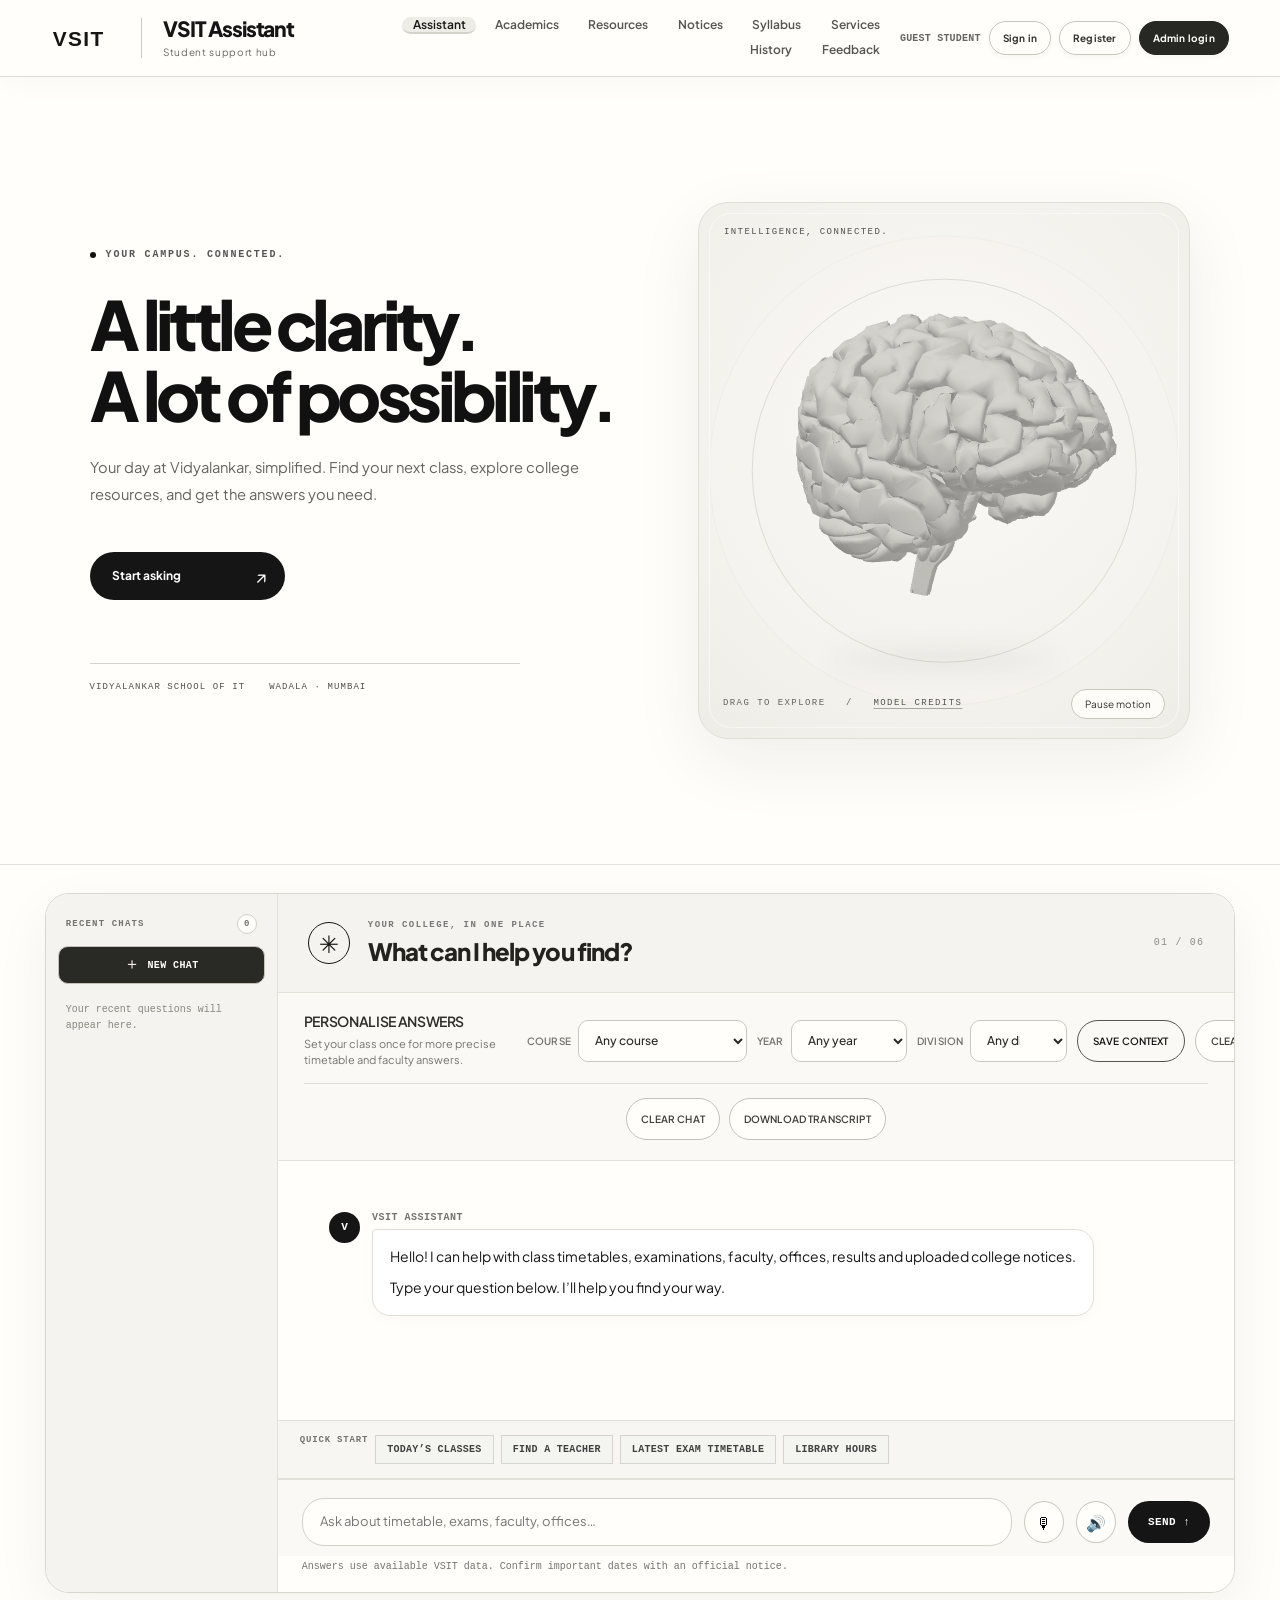
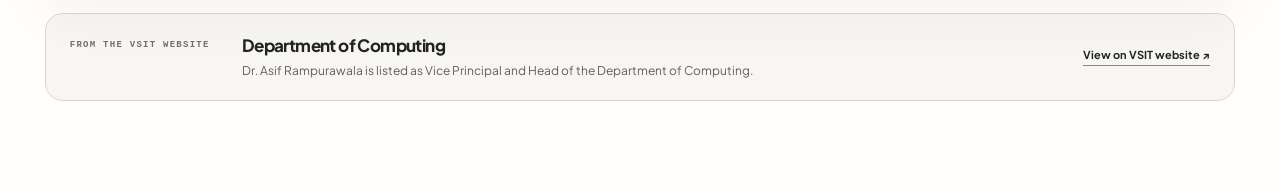
<file: frontend/index.html>
<!doctype html>
<html lang="en">
<head>
    <meta charset="utf-8">
    <meta name="viewport" content="width=device-width, initial-scale=1">
    <meta name="description" content="VSIT Student Assistant for timetables, academics, faculty, offices and college documents.">
    <title>VSIT Student Assistant</title>
    <link rel="icon" href="favicon.svg" type="image/svg+xml">
    <link rel="alternate icon" href="favicon.svg">
    <link rel="preconnect" href="https://fonts.googleapis.com">
    <link rel="preconnect" href="https://fonts.gstatic.com" crossorigin>
    <link href="https://fonts.googleapis.com/css2?family=Cinzel:wght@500;700;800&family=Plus+Jakarta+Sans:wght@300;400;500;600;700&display=swap" rel="stylesheet">
    <link rel="stylesheet" href="style.css">
    <link rel="stylesheet" href="campus.css">
    <link rel="stylesheet" href="polish.css?v=timetable-layout-20261028">
</head>
<body>
    <div class="app-shell" data-current-view="assistant">
        <aside class="sidebar">
            <a class="brand" href="/" aria-label="VSIT Student Assistant home">
                <span class="brand-mark" aria-hidden="true">
                    <svg viewBox="0 0 92 36" role="img" aria-label="VSIT">
                        <text x="2" y="27">VSIT</text>
                    </svg>
                </span>
            </a>
            <div class="brand-title"><strong>VSIT Assistant</strong><small>Student support hub</small></div>
            <nav aria-label="Primary navigation">
                <button class="nav-item active" data-view="assistant" aria-current="page"><span>✦</span> Assistant</button>
                <button class="nav-item" data-view="academics"><span>▣</span> Academics</button>
                <button class="nav-item" data-view="resources"><span>◫</span> Resources</button>
                <button class="nav-item" data-view="notices"><span>▤</span> Notices</button>
                <button class="nav-item" data-view="syllabus"><span>≡</span> Syllabus</button>
                <button class="nav-item" data-view="services"><span>◎</span> Services</button>
                <button class="nav-item" data-view="history"><span>↺</span> History</button>
                <button class="nav-item" data-view="feedback"><span>✎</span> Feedback</button>
            </nav>
            <div class="student-account" aria-live="polite">
                <span id="student-account-label">Guest student</span>
                <button type="button" class="account-button" id="student-login-button">Sign in</button>
                <button type="button" class="account-button" id="student-register-button">Register</button>
                <button type="button" class="account-button" id="student-logout-button" hidden>Log out</button>
                <a class="account-button admin-login-link" href="/admin">Admin login</a>
            </div>
            <div class="sidebar-footer">
                <p>Vidyalankar School of Information Technology</p>
                <a href="/admin">Administrator login</a>
            </div>
        </aside>

        <main class="main-content">
            <header class="topbar campus-hero">
                <div class="hero-copy">
                    <p class="eyebrow"><span class="live-dot"></span> YOUR CAMPUS. CONNECTED.</p>
                    <h1 id="page-title">A little clarity.<br>A lot of possibility.</h1>
                    <p class="hero-description">Your day at Vidyalankar, simplified. Find your next class, explore college resources, and get the answers you need.</p>
                    <a class="hero-cta" href="#user-input">Start asking <span aria-hidden="true">↗</span></a>
                    <div class="hero-footer"><span>VIDYALANKAR SCHOOL OF IT</span><span>WADALA · MUMBAI</span></div>
                </div>
                <div class="campus-art">
                    <div class="art-grid"></div>
                    <canvas id="neural-brain" aria-hidden="true"></canvas>
                    <span class="art-label art-label-top">INTELLIGENCE, CONNECTED.</span>
                    <div class="art-shadow"></div>
                    <div class="model-frame-footer">
                        <span class="art-label art-label-bottom">DRAG TO EXPLORE &nbsp; / &nbsp; <a href="assets/brain/CREDITS.txt" target="_blank" rel="noopener">MODEL CREDITS</a></span>
                        <button type="button" id="motion-toggle" class="motion-toggle" aria-pressed="false">Pause motion</button>
                    </div>
                </div>
            </header>

            <section class="view active" id="assistant-view" aria-labelledby="page-title">
                <div class="chat-panel">
                    <aside class="conversation-rail" aria-label="Recent chats">
                        <div class="conversation-rail-heading"><span>RECENT CHATS</span><span class="conversation-count" id="conversation-count">0</span></div>
                        <button type="button" class="new-chat-button" id="new-chat"><span aria-hidden="true">＋</span> New chat</button>
                        <div class="conversation-list" id="conversation-list" aria-live="polite"></div>
                    </aside>
                    <div class="chat-session">
                        <div class="chat-heading"><span class="chat-heading-mark" aria-hidden="true">✳</span><div><p class="eyebrow">YOUR COLLEGE, IN ONE PLACE</p><h2>What can I help you find?</h2></div><span class="chat-heading-index" aria-hidden="true">01 / 06</span></div>
                        <div class="assistant-tools">
                            <div class="context-intro"><span class="tool-label">PERSONALISE ANSWERS</span><p>Set your class once for more precise timetable and faculty answers.</p></div>
                            <form class="student-context-form" id="student-context-form">
                                <label><span>Course</span><select id="student-course" name="course"><option value="">Any course</option><option value="B.Sc. Information Technology">B.Sc. Information Technology</option><option value="BBA">BBA</option><option value="BAF">BAF</option></select></label>
                                <label><span>Year</span><select id="student-year" name="year"><option value="">Any year</option><option value="FYIT">First year (FYIT)</option><option value="SYIT">Second year (SYIT)</option><option value="TYIT">Third year (TYIT)</option></select></label>
                                <label><span>Division</span><select id="student-division" name="division"><option value="">Any division</option><option value="A">A</option><option value="B">B</option><option value="C">C</option><option value="D">D</option><option value="E">E</option><option value="F">F</option></select></label>
                                <button class="secondary-button" type="submit">Save context</button>
                                <button class="text-button context-clear-button" id="clear-context" type="button">Clear context</button>
                            </form>
                            <div class="assistant-actions" aria-label="Conversation tools">
                                <button class="text-button" type="button" id="clear-chat">Clear chat</button>
                                <button class="text-button" type="button" id="download-transcript">Download transcript</button>
                            </div>
                        </div>
                        <div class="chat-messages" id="chat-messages" aria-live="polite" aria-label="Conversation">
                            <article class="message assistant-message">
                                <div class="avatar" aria-hidden="true">V</div>
                                <div>
                                    <p class="message-author">VSIT Assistant</p>
                                    <div class="message-bubble">
                                        <p>Hello! I can help with class timetables, examinations, faculty, offices, results and uploaded college notices.</p>
                                        <p>Type your question below. I’ll help you find your way.</p>
                                    </div>
                                </div>
                            </article>
                        </div>
                        <div class="quick-prompts" id="quick-prompts" aria-label="Suggested questions">
                            <span class="tool-label">QUICK START</span>
                            <button type="button" data-question="What classes do I have today?" data-use-context="true">Today’s classes</button>
                            <button type="button" data-question="Who teaches IOT for my class?" data-use-context="true">Find a teacher</button>
                            <button type="button" data-question="Where can I find the latest exam timetable?">Latest exam timetable</button>
                            <button type="button" data-question="Where is the library and what are its hours?">Library hours</button>
                        </div>
                        <div class="recent-question-strip" id="recent-questions" aria-live="polite" hidden></div>

                        <form class="composer" id="chat-form">
                            <label class="sr-only" for="user-input">Ask the VSIT assistant</label>
                            <textarea id="user-input" aria-label="Ask the VSIT assistant" maxlength="4000" rows="1" placeholder="Ask about timetable, exams, faculty, offices…" required></textarea>
                            <button type="button" class="icon-button" id="voice-button" aria-label="Start voice input" title="Voice input">🎙</button>
                            <button type="button" class="icon-button" id="speech-toggle" aria-label="Read the latest answer aloud" title="Read answer aloud">🔊</button>
                            <button type="button" class="icon-button speech-control" id="speech-pause" aria-label="Pause answer playback" title="Pause answer playback" hidden>⏸</button>
                            <button type="submit" class="send-button" id="send-button">Send <span aria-hidden="true">↑</span></button>
                        </form>
                        <p class="composer-note" id="chat-status" aria-live="polite">Answers use available VSIT data. Confirm important dates with an official notice.</p>
                    </div>
                </div>
                <article class="official-sample"><span class="official-sample-label">FROM THE VSIT WEBSITE</span><div><h3>Department of Computing</h3><p>Dr. Asif Rampurawala is listed as Vice Principal and Head of the Department of Computing.</p></div><a href="https://vsit.edu.in/msc-cs-cybersecurity/" target="_blank" rel="noopener noreferrer">View on VSIT website <span aria-hidden="true">↗</span></a></article>
            </section>

            <section class="view" id="academics-view" aria-labelledby="academics-heading" hidden>
                <div class="section-heading">
                    <div><p class="eyebrow">ACADEMIC CALENDAR</p><h2 id="academics-heading">Published academic dates</h2></div>
                    <button class="secondary-button" id="refresh-academics">Refresh</button>
                </div>
                <article class="official-sample"><span class="official-sample-label">FROM THE VSIT WEBSITE</span><div><h3>Examination updates</h3><p>VSIT publishes regular and ATKT exam timetable notices on its News Update page. Check the latest notice for your semester.</p></div><a href="https://vsit.edu.in/news-update/" target="_blank" rel="noopener noreferrer">View on VSIT website <span aria-hidden="true">↗</span></a></article>
                <form class="filter-bar" id="academic-filters">
                    <label>Course<input name="course" placeholder="e.g. BSc IT"></label>
                    <label>Semester<input name="semester" placeholder="e.g. 4"></label>
                    <label>Type<select name="event_type"><option value="">All events</option><option value="examination">Examinations</option><option value="deadline">Deadlines</option><option value="holiday">Holidays</option><option value="notice">Notices</option></select></label>
                    <button class="primary-button" type="submit">Apply filters</button>
                </form>
                <div class="card-grid" id="academic-list" aria-live="polite"></div>
            </section>

            <section class="view" id="resources-view" aria-labelledby="resources-heading" hidden>
                <div class="section-heading">
                    <div><p class="eyebrow">COLLEGE KNOWLEDGE</p><h2 id="resources-heading">Notices and documents</h2></div>
                </div>
                <article class="official-sample"><span class="official-sample-label">FROM THE VSIT WEBSITE</span><div><h3>Programme brochures</h3><p>VSIT provides downloadable brochures for B.Sc. IT, M.Sc. IT, BBA, BAF, and other programmes.</p></div><a href="https://vsit.edu.in/prog-brochures/" target="_blank" rel="noopener noreferrer">View on VSIT website <span aria-hidden="true">↗</span></a></article>
                <form class="resource-search" id="resource-search-form">
                    <label class="sr-only" for="resource-query">Search VSIT resources and documents</label>
                    <input id="resource-query" placeholder="Search VSIT resources and documents" required>
                    <button class="primary-button" type="submit">Search</button>
                </form>
                <div id="resource-results" class="search-results" aria-live="polite"></div>
                <h3 class="subheading">Official resources and documents</h3>
                <div class="card-grid" id="document-list"></div>
            </section>

            <section class="view" id="notices-view" aria-labelledby="notices-heading" hidden>
                <div class="section-heading"><div><p class="eyebrow">OFFICIAL UPDATES</p><h2 id="notices-heading">Notices and circulars</h2></div></div>
                <article class="official-sample"><span class="official-sample-label">FROM THE VSIT WEBSITE</span><div><h3>Academic Bank of Credits notice</h3><p>The official News Update page includes a notice about filling Academic Bank of Credits details.</p></div><a href="https://vsit.edu.in/news-update/" target="_blank" rel="noopener noreferrer">View on VSIT website <span aria-hidden="true">↗</span></a></article>
                <div class="card-grid topic-list" data-topic="notice"></div>
            </section>

            <section class="view" id="syllabus-view" aria-labelledby="syllabus-heading" hidden>
                <div class="section-heading"><div><p class="eyebrow">ACADEMIC PROGRAMMES</p><h2 id="syllabus-heading">Syllabus and courses</h2></div></div>
                <article class="official-sample"><span class="official-sample-label">FROM THE VSIT WEBSITE</span><div><h3>B.Sc. IT · 2026–27 syllabus</h3><p>Semester 1 includes Introduction to Programming, Discrete Mathematics, and Web Programming.</p></div><a href="https://vsit.edu.in/syllabus-b-sc-it/" target="_blank" rel="noopener noreferrer">View on VSIT website <span aria-hidden="true">↗</span></a></article>
                <div class="card-grid topic-list" data-topic="syllabus"></div>
            </section>

            <section class="view" id="services-view" aria-labelledby="services-heading" hidden>
                <div class="section-heading"><div><p class="eyebrow">STUDENT SUPPORT</p><h2 id="services-heading">Student services</h2></div></div>
                <article class="official-sample"><span class="official-sample-label">FROM THE VSIT WEBSITE</span><div><h3>Library</h3><p>The reading room is open Monday to Saturday, 8:00 AM–4:30 PM. The X Block library is open 8:00 AM–5:30 PM for circulation and reference.</p></div><a href="https://vsit.edu.in/library/" target="_blank" rel="noopener noreferrer">View on VSIT website <span aria-hidden="true">↗</span></a></article>
                <div class="card-grid topic-list" data-topic="service"></div>
            </section>

            <section class="view" id="history-view" aria-labelledby="history-heading" hidden>
                <div class="section-heading"><div><p class="eyebrow">YOUR QUESTIONS</p><h2 id="history-heading">Chat history</h2></div><button class="secondary-button" id="history-clear" type="button">Clear history</button></div>
                <p class="section-intro">Your recent conversations are stored in this browser so you can return to useful answers.</p>
                <div class="history-list" id="history-list" aria-live="polite"></div>
            </section>

            <section class="view" id="feedback-view" aria-labelledby="feedback-heading" hidden>
                <div class="section-heading"><div><p class="eyebrow">STUDENT VOICE</p><h2 id="feedback-heading">Share feedback</h2></div></div>
                <article class="feedback-card" id="feedback-login-prompt">
                    <h3>Help us improve the assistant</h3>
                    <p>Sign in to send feedback about the answers, resources, or student experience.</p>
                    <button type="button" class="primary-button" id="feedback-login-action">Sign in to give feedback</button>
                </article>
                <form class="feedback-card stack-form" id="feedback-form" hidden>
                    <label>Rating<select name="rating" required><option value="5">5 · Excellent</option><option value="4">4 · Good</option><option value="3">3 · Okay</option><option value="2">2 · Needs work</option><option value="1">1 · Poor</option></select></label>
                    <label>What should we know?<textarea name="message" rows="5" minlength="5" maxlength="2000" required placeholder="Tell us what worked or what should change."></textarea></label>
                    <label>Related area (optional)<input name="context" maxlength="80" placeholder="e.g. academics, timetable, resources"></label>
                    <div class="form-actions"><button class="primary-button" type="submit">Send feedback</button><p class="status-message" id="feedback-status" aria-live="polite"></p></div>
                </form>
            </section>
        </main>
    </div>
    <dialog id="student-auth-dialog" class="student-auth-dialog">
        <form method="dialog" class="auth-dialog-card" id="student-auth-form">
            <button type="button" class="dialog-close" id="student-auth-close" aria-label="Close">×</button>
            <p class="eyebrow">VSIT STUDENT ACCOUNT</p>
            <h2 id="student-auth-title">Sign in</h2>
            <p id="student-auth-description">Use your student account to send feedback.</p>
            <div id="student-register-fields" hidden><label>Full name<input name="name" autocomplete="name" maxlength="100"></label></div>
            <label>Email<input name="email" type="email" autocomplete="email" required></label>
            <label>Password<input name="password" type="password" autocomplete="current-password" minlength="8" maxlength="128" required></label>
            <button class="primary-button" type="submit" id="student-auth-submit">Sign in</button>
            <button type="button" class="text-button" id="student-auth-switch">Create an account</button>
            <p class="status-message" id="student-auth-status" aria-live="polite"></p>
        </form>
    </dialog>
    <script src="script.js?v=timetable-render-20261027"></script>
    <script src="campus.js"></script>
</body>
</html>
</file>
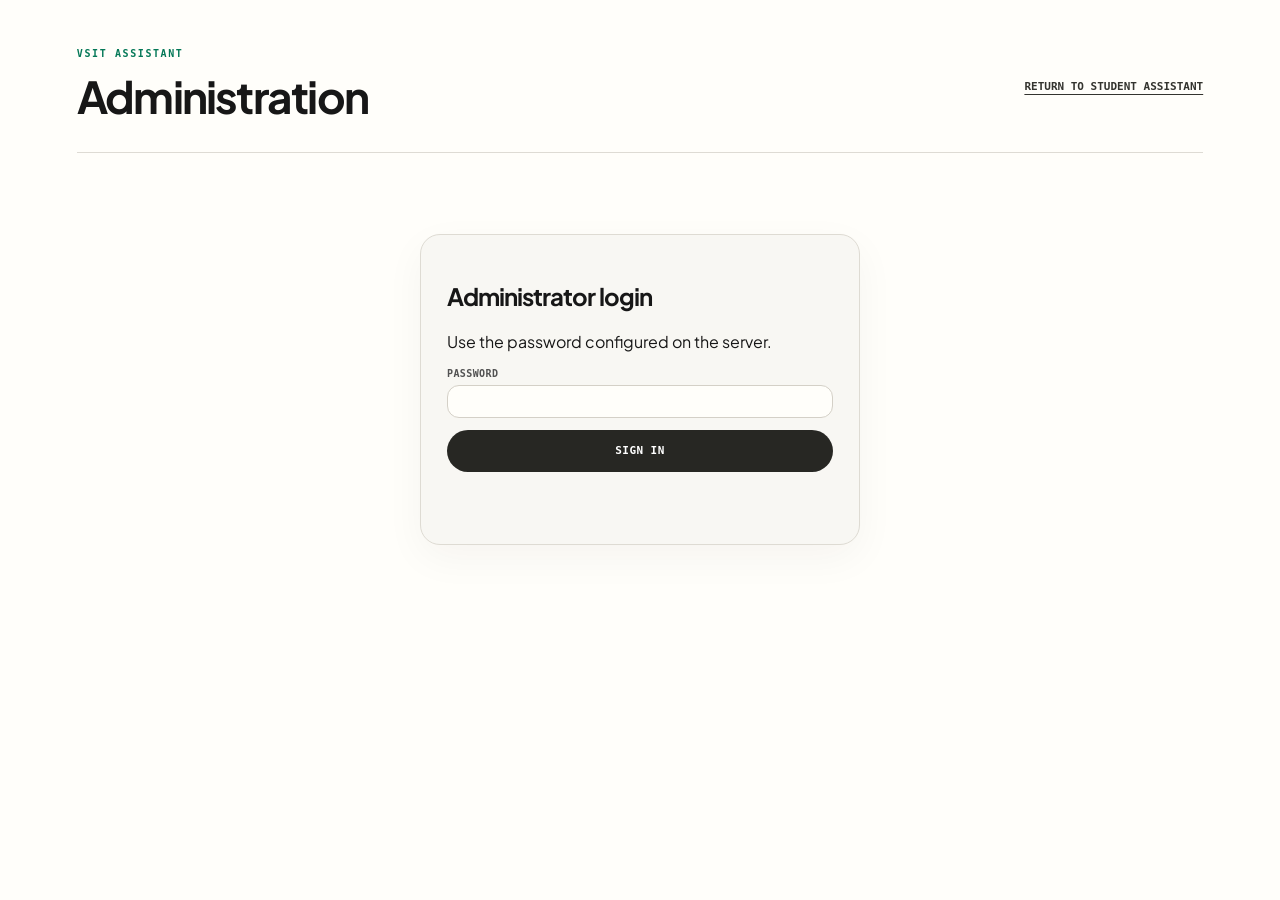
<file: frontend/admin.html>
<!doctype html>
<html lang="en">
<head>
    <meta charset="utf-8">
    <meta name="viewport" content="width=device-width, initial-scale=1">
    <title>VSIT Assistant Administration</title>
    <link rel="icon" href="favicon.svg" type="image/svg+xml">
    <link rel="alternate icon" href="favicon.svg">
    <link rel="preconnect" href="https://fonts.googleapis.com">
    <link rel="preconnect" href="https://fonts.gstatic.com" crossorigin>
    <link href="https://fonts.googleapis.com/css2?family=Cinzel:wght@500;700;800&family=Plus+Jakarta+Sans:wght@300;400;500;600;700&display=swap" rel="stylesheet">
    <link rel="stylesheet" href="style.css">
    <link rel="stylesheet" href="polish.css?v=admin-overview-20261027">
</head>
<body class="admin-page">
    <main class="admin-shell">
        <header class="admin-header">
            <div><p class="eyebrow">VSIT ASSISTANT</p><h1>Administration</h1></div>
            <a href="/">Return to student assistant</a>
        </header>

        <section class="auth-card" id="login-panel">
            <h2>Administrator login</h2>
            <p>Use the password configured on the server.</p>
            <form class="stack-form" id="admin-login-form">
                <label>Password<input name="password" type="password" autocomplete="current-password" required></label>
                <button class="primary-button" type="submit">Sign in</button>
            </form>
            <p class="status-message" id="login-status" aria-live="polite"></p>
        </section>

        <section id="admin-workspace" hidden>
            <div class="admin-nav" role="tablist" aria-label="Administration areas">
                <button class="active" data-admin-view="dashboard">Overview</button>
                <button data-admin-view="academics">Academics</button>
                <button data-admin-view="knowledge">Knowledge</button>
                <button data-admin-view="faculty">Faculty</button>
                <button data-admin-view="offices">Offices</button>
                <button data-admin-view="documents">Documents</button>
                <button data-admin-view="feedback">Feedback</button>
                <button id="logout-button">Log out</button>
            </div>

            <section class="admin-panel admin-dashboard-panel" data-admin-panel="dashboard">
                <div class="admin-card admin-overview-card">
                    <p class="eyebrow">CONTENT HEALTH</p>
                    <h2>Workspace overview</h2>
                    <div class="overview-counts" id="overview-counts" aria-live="polite"></div>
                </div>
                <div class="admin-card">
                    <div class="overview-heading"><div><p class="eyebrow">STUDENT VOICE</p><h2>Recent feedback</h2></div><button class="secondary-button" id="refresh-overview" type="button">Refresh</button></div>
                    <div class="record-list" id="overview-feedback"></div>
                </div>
            </section>

            <section class="admin-panel" data-admin-panel="academics" hidden>
                <div class="admin-card"><h2>Academic event</h2>
                    <form class="stack-form" id="academic-form">
                        <input type="hidden" name="id">
                        <label>Title<input name="title" maxlength="200" required></label>
                        <label>Type<select name="event_type" required><option value="examination">Examination</option><option value="deadline">Deadline</option><option value="holiday">Holiday</option><option value="notice">Notice</option><option value="activity">Activity</option></select></label>
                        <label>Description<textarea name="description"></textarea></label>
                        <label>Course<input name="course"></label>
                        <label>Semester<input name="semester"></label>
                        <label>Starts at<input name="starts_at" type="datetime-local" required></label>
                        <label>Ends at<input name="ends_at" type="datetime-local"></label>
                        <label>Location<input name="location"></label>
                        <label>Resource URL<input name="resource_url" type="url"></label>
                        <label><input name="is_published" type="checkbox"> Published</label>
                        <div class="form-actions"><button class="primary-button" type="submit">Save event</button><button class="secondary-button" type="reset">Clear</button></div>
                    </form>
                </div>
                <div class="admin-card"><h2>Academic events</h2><div class="record-list" id="academics-list"></div></div>
            </section>

            <section class="admin-panel" data-admin-panel="knowledge" hidden>
                <div class="admin-card"><h2>Knowledge entry</h2>
                    <form class="stack-form" id="knowledge-form">
                        <input type="hidden" name="id">
                        <label>Category<input name="category" required></label>
                        <label>Topic<input name="topic" required></label>
                        <label>Question<textarea name="question" required></textarea></label>
                        <label>Answer<textarea name="answer" rows="5" required></textarea></label>
                        <div class="form-actions"><button class="primary-button" type="submit">Save entry</button><button class="secondary-button" type="reset">Clear</button></div>
                    </form>
                </div>
                <div class="admin-card"><h2>Knowledge entries</h2><div class="record-list" id="knowledge-list"></div></div>
            </section>

            <section class="admin-panel" data-admin-panel="faculty" hidden>
                <div class="admin-card"><h2>Faculty member</h2>
                    <form class="stack-form" id="faculty-form">
                        <input type="hidden" name="id">
                        <label>Name<input name="name" required></label>
                        <label>Department<input name="department" required></label>
                        <label>Designation<input name="designation"></label>
                        <label>Subjects<input name="subjects"></label>
                        <label>Email<input name="email" type="email"></label>
                        <label>Phone<input name="phone"></label>
                        <label>Office hours<input name="office_hours"></label>
                        <label>Office location<input name="office_location"></label>
                        <label><input name="is_hod" type="checkbox"> Head of department</label>
                        <div class="form-actions"><button class="primary-button" type="submit">Save faculty</button><button class="secondary-button" type="reset">Clear</button></div>
                    </form>
                </div>
                <div class="admin-card"><h2>Faculty</h2><div class="record-list" id="faculty-list"></div></div>
            </section>

            <section class="admin-panel" data-admin-panel="offices" hidden>
                <div class="admin-card"><h2>Office</h2>
                    <form class="stack-form" id="office-form">
                        <input type="hidden" name="id">
                        <label>Office name<input name="office_name" required></label>
                        <label>Department<input name="department"></label>
                        <label>Purpose<textarea name="purpose"></textarea></label>
                        <label>Timings<input name="timings"></label>
                        <label>Location<input name="location"></label>
                        <label>Contact person<input name="contact_person"></label>
                        <label>Contact email<input name="contact_email" type="email"></label>
                        <label>Contact phone<input name="contact_phone"></label>
                        <label>Procedure<textarea name="procedure_details"></textarea></label>
                        <label><input name="is_active" type="checkbox" checked> Active</label>
                        <div class="form-actions"><button class="primary-button" type="submit">Save office</button><button class="secondary-button" type="reset">Clear</button></div>
                    </form>
                </div>
                <div class="admin-card"><h2>Offices</h2><div class="record-list" id="offices-list"></div></div>
            </section>

            <section class="admin-panel" data-admin-panel="documents" hidden>
                <div class="admin-card"><h2>Upload document</h2>
                    <form class="stack-form" id="document-form">
                        <label>Title<input name="title" required></label>
                        <label>Category<input name="category" required placeholder="examination, policy, notice…"></label>
                        <label>PDF or text file<input name="file" type="file" accept=".pdf,.txt" required></label>
                        <button class="primary-button" type="submit">Upload document</button>
                    </form>
                </div>
                <div class="admin-card"><h2>Documents</h2><div class="record-list" id="documents-list"></div></div>
            </section>
            <section class="admin-panel" data-admin-panel="feedback" hidden>
                <div class="admin-card"><h2>Student feedback</h2><p>Review comments submitted by signed-in students.</p><button class="secondary-button" id="refresh-feedback" type="button">Refresh feedback</button></div>
                <div class="admin-card"><h2>Inbox</h2><div class="record-list" id="feedback-list"></div></div>
            </section>
            <p class="status-message" id="admin-status" aria-live="polite"></p>
        </section>
    </main>
    <script src="admin.js"></script>
</body>
</html>
</file>
<file: frontend/style.css>
:root {
    --navy: #0b1f3a;
    --navy-soft: #17395f;
    --blue: #1769e0;
    --blue-soft: #eaf2ff;
    --gold: #f5b942;
    --ink: #172033;
    --muted: #667085;
    --line: #e4e9f0;
    --surface: #ffffff;
    --background: #f5f7fb;
    --success: #1c9b63;
    --danger: #c0394f;
    --shadow: 0 18px 55px rgba(18, 42, 76, 0.10);
}

* { box-sizing: border-box; }
html { color-scheme: light; }
body {
    margin: 0;
    min-height: 100vh;
    background: var(--background);
    color: var(--ink);
    font-family: Inter, ui-sans-serif, system-ui, -apple-system, BlinkMacSystemFont, "Segoe UI", sans-serif;
}
button, input, textarea, select { font: inherit; }
button, a { -webkit-tap-highlight-color: transparent; }
button { cursor: pointer; }
:focus-visible { outline: 3px solid rgba(23, 105, 224, .35); outline-offset: 3px; }
.sr-only { position: absolute; width: 1px; height: 1px; padding: 0; margin: -1px; overflow: hidden; clip: rect(0, 0, 0, 0); white-space: nowrap; border: 0; }

.app-shell { min-height: 100vh; display: grid; grid-template-columns: 248px minmax(0, 1fr); }
.sidebar {
    position: sticky; top: 0; height: 100vh; padding: 28px 20px;
    display: flex; flex-direction: column; color: #fff;
    background: radial-gradient(circle at 0 0, #234d7c, transparent 42%), var(--navy);
}
.brand { display: flex; gap: 12px; align-items: center; color: inherit; text-decoration: none; margin-bottom: 36px; }
.brand-mark, .avatar { display: grid; place-items: center; color: var(--navy); background: var(--gold); font-weight: 800; }
.brand-mark { width: 42px; height: 42px; border-radius: 13px; font-size: 20px; }
.brand strong, .brand small { display: block; }
.brand small { color: #b8c5d6; margin-top: 3px; font-size: 12px; }
nav { display: grid; gap: 8px; }
.nav-item { display: flex; align-items: center; gap: 12px; width: 100%; padding: 12px 14px; border: 0; border-radius: 12px; color: #c8d4e3; background: transparent; text-align: left; }
.nav-item:hover, .nav-item.active { color: #fff; background: rgba(255,255,255,.11); }
.nav-item.active { box-shadow: inset 3px 0 var(--gold); }
.nav-item span { width: 22px; text-align: center; }
.sidebar-footer { margin-top: auto; padding: 18px 12px 0; border-top: 1px solid rgba(255,255,255,.12); color: #aebed1; font-size: 12px; line-height: 1.5; }
.sidebar-footer a { color: #fff; }

.main-content { min-width: 0; }
.topbar { min-height: 102px; padding: 24px clamp(22px, 4vw, 58px); display: flex; align-items: center; justify-content: space-between; border-bottom: 1px solid var(--line); background: rgba(255,255,255,.86); backdrop-filter: blur(12px); }
.topbar h1, .section-heading h2 { margin: 3px 0 0; font-size: clamp(23px, 3vw, 32px); letter-spacing: -.03em; }
.eyebrow { margin: 0; color: var(--blue); font-size: 11px; letter-spacing: .16em; font-weight: 800; }
.system-status { display: flex; gap: 8px; align-items: center; color: var(--muted); font-size: 13px; }
.system-status span { width: 9px; height: 9px; border-radius: 50%; background: var(--success); box-shadow: 0 0 0 5px rgba(28,155,99,.12); }
.view { padding: 30px clamp(18px, 4vw, 58px) 44px; }

.chat-panel { height: calc(100vh - 162px); min-height: 570px; display: flex; flex-direction: column; background: var(--surface); border: 1px solid var(--line); border-radius: 22px; box-shadow: var(--shadow); overflow: hidden; }
.chat-messages { flex: 1; overflow-y: auto; padding: 30px; background: linear-gradient(180deg, #fbfcff 0%, #f6f8fc 100%); }
.message { display: flex; gap: 12px; max-width: 780px; margin-bottom: 24px; }
.message.user-message { margin-left: auto; flex-direction: row-reverse; }
.avatar { flex: 0 0 34px; width: 34px; height: 34px; border-radius: 11px; font-size: 14px; }
.user-message .avatar { color: #fff; background: var(--blue); }
.message-author { margin: 0 0 6px; color: var(--muted); font-size: 12px; font-weight: 700; }
.user-message .message-author { text-align: right; }
.message-bubble { padding: 14px 16px; border: 1px solid var(--line); border-radius: 6px 18px 18px 18px; background: #fff; line-height: 1.55; box-shadow: 0 5px 18px rgba(27,49,78,.05); }
.message-bubble p { margin: 0 0 8px; }
.message-bubble p:last-child { margin-bottom: 0; }
.timetable-heading { font-weight: 800; margin-bottom: 12px !important; }
.timetable-grid { display: grid; gap: 6px; min-width: 620px; overflow-x: auto; }
.timetable-row { display: grid; grid-template-columns: 1.15fr 1fr 1.1fr .8fr .8fr; gap: 8px; align-items: center; padding: 9px 10px; border: 1px solid #e5e7eb; border-radius: 6px; background: #fbfdfc; font-size: 12px; }
.timetable-row span { min-width: 0; overflow-wrap: anywhere; }
.timetable-header { border-color: #a7f3d0; background: #ecfdf5; color: #065f46; font-weight: 800; text-transform: uppercase; letter-spacing: .04em; font-size: 10px; }
.timetable-row.lecture-row { border-left: 4px solid #2563eb; background: #eff6ff; }
.timetable-row.practical-row { border-left: 4px solid #dc2626; background: #fef2f2; }
.user-message .message-bubble { border-color: var(--blue); border-radius: 18px 6px 18px 18px; background: var(--blue); color: #fff; }
.source-list { display: flex; flex-wrap: wrap; gap: 7px; margin-top: 10px; }
.source-chip { padding: 6px 9px; border-radius: 999px; background: var(--blue-soft); color: #225da8; font-size: 11px; font-weight: 700; }
.quick-prompts { display: flex; gap: 8px; padding: 12px 20px; overflow-x: auto; border-top: 1px solid var(--line); background: #fff; }
.quick-prompts button { flex: 0 0 auto; padding: 8px 12px; border: 1px solid #d9e2ee; border-radius: 999px; color: #38516e; background: #f9fbfe; font-size: 12px; }
.quick-prompts button:hover { border-color: #a9c7ef; background: var(--blue-soft); }
.assistant-tools { display: flex; justify-content: space-between; gap: 14px; align-items: center; padding: 12px 20px; border-top: 1px solid var(--line); background: #fff; }
.student-context-form { display: flex; align-items: end; flex-wrap: wrap; gap: 8px; }
.student-context-form label { display: grid; gap: 4px; color: var(--muted); font-size: 10px; font-weight: 700; text-transform: uppercase; letter-spacing: .04em; }
.student-context-form select { min-height: 34px; min-width: 150px; padding: 6px 8px; border: 1px solid #ccd7e4; border-radius: 8px; background: #fff; color: var(--ink); }
.tool-label { color: var(--muted); font-size: 10px; font-weight: 800; letter-spacing: .1em; white-space: nowrap; }
.assistant-actions { display: flex; gap: 6px; align-items: center; }
.text-button { border: 0; padding: 6px 8px; color: var(--muted); background: transparent; font-size: 11px; text-decoration: underline; text-underline-offset: 3px; }
.text-button:hover { color: var(--ink); }
.recent-question-strip { display: flex; align-items: center; gap: 8px; flex-wrap: wrap; padding: 8px 20px; border-top: 1px solid var(--line); background: #fafaf8; }
.recent-question { max-width: 240px; overflow: hidden; text-overflow: ellipsis; white-space: nowrap; padding: 6px 9px; border: 1px solid #d4d4d4; border-radius: 999px; color: #525252; background: #fff; font-size: 11px; }
.recent-question:hover { border-color: #171717; color: #171717; }
.section-intro { max-width: 620px; margin: -12px 0 24px; color: var(--muted); line-height: 1.6; }
.history-list { display: grid; gap: 14px; }
.history-card { padding: 19px 20px; border: 1px solid var(--line); border-radius: 4px; background: #fff; }
.history-card h3 { margin: 7px 0 9px; font-size: 17px; }
.history-card > p:not(.history-meta) { margin: 0 0 16px; color: var(--muted); line-height: 1.6; }
.history-meta { margin: 0; color: var(--muted); font: 700 10px ui-monospace, monospace; letter-spacing: .05em; text-transform: uppercase; }
.composer { display: grid; grid-template-columns: minmax(0,1fr) auto auto auto; gap: 8px; align-items: end; padding: 16px 20px 8px; border-top: 1px solid var(--line); }
.composer textarea { width: 100%; max-height: 120px; resize: none; padding: 12px 14px; border: 1px solid #ccd7e4; border-radius: 12px; line-height: 1.4; }
.icon-button { width: 44px; height: 44px; border: 1px solid #ccd7e4; border-radius: 12px; background: #fff; }
.icon-button.active { color: #fff; border-color: var(--danger); background: var(--danger); }
.icon-button.speaking { color: #047857; border-color: #6ee7b7; background: #ecfdf5; animation: pulse-speech 1.8s ease-in-out infinite; }
@keyframes pulse-speech { 0%,100% { box-shadow: 0 0 0 0 rgba(16,185,129,.18); } 50% { box-shadow: 0 0 0 7px rgba(16,185,129,0); } }
.send-button, .primary-button { border: 0; border-radius: 12px; background: var(--blue); color: #fff; font-weight: 750; }
.send-button { min-height: 44px; padding: 0 18px; }
.send-button:disabled { opacity: .6; cursor: wait; }
.composer-note { margin: 0; padding: 0 22px 14px; color: var(--muted); font-size: 11px; }

.section-heading { display: flex; justify-content: space-between; align-items: end; margin-bottom: 24px; }
.secondary-button { padding: 10px 14px; border: 1px solid #ccd7e4; border-radius: 10px; background: #fff; color: var(--ink); }
.filter-bar { display: grid; grid-template-columns: repeat(3, minmax(130px, 1fr)) auto; gap: 12px; align-items: end; padding: 18px; margin-bottom: 22px; border: 1px solid var(--line); border-radius: 16px; background: #fff; }
.filter-bar label { display: grid; gap: 6px; color: var(--muted); font-size: 12px; font-weight: 700; }
.filter-bar input, .filter-bar select, .resource-search input { min-height: 42px; padding: 9px 11px; border: 1px solid #ccd7e4; border-radius: 10px; background: #fff; }
.primary-button { min-height: 42px; padding: 9px 16px; }
.card-grid { display: grid; grid-template-columns: repeat(auto-fill, minmax(255px, 1fr)); gap: 16px; }
.info-card { padding: 20px; border: 1px solid var(--line); border-radius: 16px; background: #fff; box-shadow: 0 10px 30px rgba(18,42,76,.06); }
.info-card .tag { display: inline-block; padding: 5px 8px; border-radius: 999px; color: #225da8; background: var(--blue-soft); font-size: 10px; font-weight: 800; text-transform: uppercase; letter-spacing: .06em; }
.info-card h3 { margin: 13px 0 8px; font-size: 17px; }
.info-card p { color: var(--muted); line-height: 1.5; font-size: 13px; }
.info-card .meta { color: var(--ink); font-weight: 700; }
.resource-search { display: grid; grid-template-columns: 1fr auto; gap: 10px; margin-bottom: 18px; }
.search-results { display: grid; gap: 12px; margin-bottom: 28px; }
.search-hit { padding: 16px 18px; border-left: 4px solid var(--blue); border-radius: 8px 14px 14px 8px; background: #fff; box-shadow: 0 8px 24px rgba(18,42,76,.06); }
.search-hit p { margin: 6px 0 0; color: var(--muted); line-height: 1.5; }
.subheading { margin: 28px 0 16px; }
.empty-state { grid-column: 1/-1; padding: 35px; border: 1px dashed #becbd9; border-radius: 16px; color: var(--muted); text-align: center; }

.admin-page { padding: 32px; }
.admin-shell { max-width: 1180px; margin: 0 auto; }
.admin-header { display: flex; align-items: center; justify-content: space-between; margin-bottom: 24px; }
.admin-header a { color: var(--blue); }
.auth-card { max-width: 440px; padding: 28px; margin: 9vh auto; border: 1px solid var(--line); border-radius: 20px; background: #fff; box-shadow: var(--shadow); }
.stack-form { display: grid; gap: 12px; }
.stack-form label { display: grid; gap: 6px; color: var(--muted); font-size: 12px; font-weight: 700; }
.stack-form input, .stack-form textarea, .stack-form select { width: 100%; padding: 10px 11px; border: 1px solid #ccd7e4; border-radius: 9px; background: #fff; }
.admin-nav { display: flex; gap: 7px; overflow-x: auto; margin-bottom: 18px; }
.admin-nav button { padding: 9px 12px; border: 1px solid var(--line); border-radius: 10px; background: #fff; }
.admin-nav button.active { color: #fff; border-color: var(--blue); background: var(--blue); }
.admin-panel { display: grid; grid-template-columns: minmax(280px, .8fr) minmax(360px, 1.2fr); gap: 18px; }
.admin-dashboard-panel { grid-template-columns: minmax(280px, .9fr) minmax(360px, 1.1fr); }
.admin-overview-card { grid-column: 1 / -1; }
.admin-dashboard-panel > .admin-card:nth-child(2) { grid-column: 1 / -1; }
.overview-heading { display: flex; align-items: end; justify-content: space-between; gap: 12px; }
.overview-counts { display: grid; grid-template-columns: repeat(6, minmax(100px, 1fr)); gap: 10px; margin-top: 20px; }
.overview-count { display: grid; gap: 5px; padding: 13px; border: 1px solid #d4d4d4; background: #fafaf8; }
.overview-count strong { font: 700 25px 'Cinzel', Georgia, serif; }
.overview-count span { color: #737373; font: 600 10px ui-monospace, monospace; text-transform: uppercase; letter-spacing: .04em; }
.admin-card { padding: 20px; border: 1px solid var(--line); border-radius: 16px; background: #fff; }
.record-list { display: grid; gap: 9px; }
.record-row { display: flex; justify-content: space-between; gap: 10px; align-items: center; padding: 11px 0; border-bottom: 1px solid var(--line); }
.record-row:last-child { border-bottom: 0; }
.record-actions { display: flex; gap: 6px; }
.small-button { padding: 6px 8px; border: 1px solid #ccd7e4; border-radius: 8px; background: #fff; font-size: 12px; }
.danger-button { color: var(--danger); }
.form-actions { display: flex; gap: 8px; }
.status-message { min-height: 20px; color: var(--muted); font-size: 13px; }
[hidden] { display: none !important; }

button, a, .info-card, .search-hit, .nav-item { transition: color .2s ease, background-color .2s ease, border-color .2s ease, transform .2s ease, box-shadow .2s ease; }
.nav-item:hover { transform: translateY(-1px); }
.info-card:hover, .search-hit:hover { transform: translateY(-3px); box-shadow: 0 14px 30px rgba(18,42,76,.10); }
@media (prefers-reduced-motion: reduce) {
    *, *::before, *::after { animation-duration: .01ms !important; animation-iteration-count: 1 !important; scroll-behavior: auto !important; transition-duration: .01ms !important; }
}

@media (max-width: 860px) {
    .app-shell { grid-template-columns: 1fr; }
    .sidebar { position: static; height: auto; padding: 16px 18px; flex-direction: row; align-items: center; gap: 18px; }
    .brand { margin: 0 auto 0 0; }
    .brand small, .sidebar-footer { display: none; }
    .sidebar nav { display: flex; }
    .nav-item { width: auto; font-size: 0; padding: 10px; }
    .nav-item span { font-size: 17px; }
    .topbar { min-height: 84px; }
    .chat-panel { height: calc(100vh - 145px); }
    .filter-bar { grid-template-columns: 1fr 1fr; }
    .admin-panel { grid-template-columns: 1fr; }
}

@media (max-width: 560px) {
    .sidebar { position: sticky; z-index: 5; top: 0; }
    .brand strong { font-size: 14px; }
    .brand-mark { width: 36px; height: 36px; }
    .topbar { padding: 18px; }
    .topbar h1 { font-size: 21px; }
    .system-status { display: none; }
    .view { padding: 12px; }
    .chat-panel { height: calc(100vh - 122px); min-height: 0; border-radius: 15px; }
    .chat-messages { padding: 18px 14px; }
    .message { max-width: 94%; }
    .composer { grid-template-columns: minmax(0, 1fr) auto auto; padding: 12px 10px 6px; }
    #speech-toggle { display: none; }
    .send-button { grid-column: 1/-1; }
    .filter-bar { grid-template-columns: 1fr; }
    .resource-search { grid-template-columns: 1fr; }
    .admin-page { padding: 16px; }
}

/* Lightweight 3D-inspired VSIT header animation. */
.topbar { position: relative; overflow: hidden; }
.hero-orbit { position: absolute; right: clamp(32px, 8vw, 140px); top: 50%; width: 120px; height: 120px; transform: translateY(-50%) perspective(500px) rotateX(58deg) rotateZ(-18deg); transform-style: preserve-3d; pointer-events: none; opacity: .8; }
.orbit-core { position: absolute; inset: 35px; display: grid; place-items: center; border: 1px solid #6ee7b7; border-radius: 50%; color: #064e3b; background: radial-gradient(circle at 35% 28%, #fff, #a7f3d0 38%, #059669 100%); box-shadow: 0 10px 25px rgba(5,150,105,.28), inset -8px -10px 16px rgba(4,78,59,.25); font: 800 22px Cinzel, serif; transform: translateZ(22px); animation: core-float 4s ease-in-out infinite; }
.orbit-ring { position: absolute; inset: 10px; border: 1px solid rgba(5,150,105,.38); border-radius: 50%; transform-style: preserve-3d; animation: orbit-spin 8s linear infinite; }
.orbit-ring-two { inset: 22px -8px; border-color: rgba(37,99,235,.28); transform: rotateX(70deg) rotateY(20deg); animation-duration: 6s; animation-direction: reverse; }
@keyframes orbit-spin { to { transform: rotateZ(360deg) rotateX(8deg); } }
@keyframes core-float { 0%,100% { transform: translateZ(18px) translateY(0); } 50% { transform: translateZ(34px) translateY(-6px); } }
@media (prefers-reduced-motion: reduce) { .hero-orbit, .orbit-ring, .orbit-core { animation: none; } }
@media (max-width: 700px) { .hero-orbit { right: 18px; width: 82px; height: 82px; opacity: .55; } .orbit-core { inset: 25px; font-size: 16px; } .orbit-ring { inset: 5px; } .orbit-ring-two { inset: 15px -4px; } }

/* Reference theme: Mumbai civic editorial system adapted for VSIT. */
:root {
    --navy: #171717;
    --navy-soft: #262626;
    --blue: #059669;
    --blue-soft: #ecfdf5;
    --gold: #f4f4f0;
    --ink: #171717;
    --muted: #737373;
    --line: #d4d4d4;
    --surface: #ffffff;
    --background: #f4f4f0;
    --success: #059669;
    --danger: #dc2626;
    --shadow: 0 1px 2px rgba(0,0,0,.04);
}

html { scroll-behavior: smooth; }
body {
    background: var(--background);
    color: var(--ink);
    font-family: 'Plus Jakarta Sans', ui-sans-serif, system-ui, sans-serif;
}

.app-shell { display: block; min-height: 100vh; }
.sidebar {
    position: sticky; z-index: 10; top: 0; width: 100%; height: auto; min-height: 72px;
    padding: 13px clamp(20px, 5vw, 64px); display: flex; flex-direction: row; align-items: center;
    gap: 28px; color: #f4f4f0; background: rgba(23,23,23,.96); border-bottom: 1px solid #404040;
    backdrop-filter: blur(12px);
}
.brand { gap: 11px; margin: 0 auto 0 0; color: #f4f4f0; }
.brand-mark { width: 34px; height: 34px; border-radius: 999px; color: #171717; background: #f4f4f0; font-family: 'Cinzel', serif; font-size: 16px; }
.brand-mark { width: 76px; border-radius: 4px; display: grid; place-items: center; color: #fff; background: transparent; }
.brand-mark svg { width: 100%; height: 100%; overflow: visible; }
.brand-mark text { fill: #fff; font: 800 25px/1 'Arial Narrow', Arial, sans-serif; letter-spacing: 2px; }
.brand strong { font-family: 'Cinzel', serif; font-size: 14px; letter-spacing: .02em; }
.brand small { color: #a3a3a3; font-size: 10px; letter-spacing: .04em; }
.sidebar nav { display: flex; gap: 4px; }
.nav-item { width: auto; padding: 10px 15px; border-radius: 0; color: #a3a3a3; font: 500 11px 'Plus Jakarta Sans', sans-serif; letter-spacing: .04em; }
.nav-item:hover, .nav-item.active { color: #fff; background: #262626; }
.nav-item.active { box-shadow: inset 0 -2px #10b981; }
.nav-item span { display: none; }
.sidebar-footer { display: none; }

.topbar {
    min-height: 154px; padding: 38px clamp(20px, 7vw, 104px) 30px; align-items: end;
    border-bottom: 1px solid #d4d4d4; background: var(--background); backdrop-filter: none;
}
.eyebrow { color: #047857; font: 700 10px/1.2 ui-monospace, SFMono-Regular, Menlo, monospace; letter-spacing: .16em; text-transform: uppercase; }
.topbar h1, .section-heading h2 { margin-top: 9px; font-family: 'Cinzel', Georgia, serif; font-weight: 700; letter-spacing: -.02em; }
.topbar h1 { font-size: clamp(28px, 4vw, 48px); }
.system-status { padding: 7px 10px; border: 1px solid #a7f3d0; color: #065f46; background: #ecfdf5; font: 600 10px ui-monospace, SFMono-Regular, monospace; text-transform: uppercase; letter-spacing: .04em; }
.system-status span { width: 7px; height: 7px; background: #10b981; box-shadow: none; }
.view { padding: 38px clamp(20px, 7vw, 104px) 64px; }

.chat-panel { height: auto; min-height: 600px; border: 1px solid #d4d4d4; border-radius: 6px; box-shadow: var(--shadow); background: #fff; }
.chat-panel { animation: panel-in .45s ease-out both; }
@keyframes panel-in { from { opacity: 0; transform: translateY(8px); } to { opacity: 1; transform: translateY(0); } }
.chat-messages { min-height: 430px; padding: clamp(22px, 4vw, 42px); background: #fff; }
.message { max-width: 860px; margin-bottom: 28px; }
.message { animation: message-in .25s ease-out both; }
@keyframes message-in { from { opacity: 0; transform: translateY(5px); } to { opacity: 1; transform: translateY(0); } }
.avatar { width: 31px; height: 31px; flex-basis: 31px; border-radius: 999px; color: #fff; background: #171717; font: 700 11px ui-monospace, monospace; }
.user-message .avatar { background: #059669; }
.message-author { color: #737373; font: 700 10px ui-monospace, monospace; letter-spacing: .05em; text-transform: uppercase; }
.message-bubble { padding: 15px 17px; border: 1px solid #d4d4d4; border-radius: 4px 12px 12px 12px; box-shadow: none; line-height: 1.65; }
.user-message .message-bubble { border-color: #171717; border-radius: 12px 4px 12px 12px; background: #171717; }
.assistant-message .message-bubble { max-width: 100%; overflow-x: auto; }
.quick-prompts { gap: 7px; padding: 13px 20px; border-color: #d4d4d4; background: #fafaf8; }
.quick-prompts button { padding: 8px 11px; border: 1px solid #d4d4d4; border-radius: 0; color: #404040; background: #f4f4f0; font: 600 10px ui-monospace, monospace; text-transform: uppercase; letter-spacing: .03em; }
.quick-prompts button:hover { border-color: #171717; color: #fff; background: #262626; }
.assistant-tools { border-color: #d4d4d4; background: #fff; }
.student-context-form select { border-color: #d4d4d4; border-radius: 0; background: #f4f4f0; font: 11px ui-monospace, monospace; }
.student-context-form .secondary-button { min-height: 34px; padding: 7px 10px; }
.tool-label { color: #737373; font: 700 9px ui-monospace, monospace; letter-spacing: .09em; }
.text-button { color: #737373; font: 600 10px ui-monospace, monospace; text-transform: uppercase; }
.recent-question-strip { border-color: #d4d4d4; background: #fafaf8; }
.recent-question { border-radius: 0; color: #525252; background: #fff; font: 10px ui-monospace, monospace; }
.history-card { border-color: #d4d4d4; border-radius: 0; background: #fffefa; }
.history-card h3 { font-family: 'Cinzel', Georgia, serif; }
.history-meta { color: #737373; }
.composer { padding: 15px 20px 8px; border-color: #d4d4d4; }
.composer textarea { border-color: #d4d4d4; border-radius: 2px; background: #f4f4f0; }
.icon-button { border-color: #d4d4d4; border-radius: 2px; background: #f4f4f0; }
.send-button, .primary-button { border-radius: 0; background: #171717; font: 700 11px ui-monospace, monospace; letter-spacing: .04em; text-transform: uppercase; }
.send-button { min-height: 44px; }
.send-button:hover, .primary-button:hover { background: #262626; }
.composer-note { color: #737373; font: 10px ui-monospace, monospace; }

.section-heading { margin-bottom: 26px; }
.section-heading h2 { font-size: clamp(24px, 3vw, 38px); }
.secondary-button { padding: 9px 12px; border-radius: 0; border-color: #d4d4d4; background: transparent; font: 600 10px ui-monospace, monospace; text-transform: uppercase; }
.filter-bar { gap: 10px; padding: 16px; margin-bottom: 26px; border-radius: 4px; border-color: #d4d4d4; background: #fff; box-shadow: none; }
.filter-bar label { color: #525252; font: 600 10px ui-monospace, monospace; text-transform: uppercase; letter-spacing: .04em; }
.filter-bar input, .filter-bar select, .resource-search input { border-color: #d4d4d4; border-radius: 0; background: #f4f4f0; }
.card-grid { gap: 12px; }
.info-card { padding: 18px; border-radius: 3px; border-color: #d4d4d4; box-shadow: none; transition: border-color .2s ease, transform .2s ease; }
.info-card:hover { border-color: #737373; transform: translateY(-2px); }
.info-card .tag { padding: 5px 7px; border-radius: 0; color: #065f46; background: #ecfdf5; font: 700 9px ui-monospace, monospace; }
.info-card h3 { margin: 14px 0 8px; font-family: 'Cinzel', Georgia, serif; font-size: 17px; }
.info-card p { color: #525252; }
.info-card .meta { color: #171717; font: 600 11px ui-monospace, monospace; }
.resource-search { margin-bottom: 18px; }
.search-hit { padding: 16px 18px; border: 1px solid #d4d4d4; border-left: 3px solid #059669; border-radius: 0; box-shadow: none; background: #fff; }
.subheading { font-family: 'Cinzel', Georgia, serif; }
.empty-state { padding: 35px; border-color: #a3a3a3; border-radius: 3px; background: #fafaf8; }

.admin-page { min-height: 100vh; padding: 0 clamp(16px, 6vw, 88px) 56px; background: var(--background); }
.admin-shell { max-width: 1240px; }
.admin-header { padding: 48px 0 28px; margin-bottom: 22px; border-bottom: 1px solid #d4d4d4; }
.admin-header h1, .auth-card h2, .admin-card h2 { font-family: 'Cinzel', Georgia, serif; }
.admin-header h1 { margin: 8px 0 0; font-size: clamp(28px, 4vw, 44px); }
.admin-header a { color: #047857; font: 600 11px ui-monospace, monospace; text-transform: uppercase; }
.auth-card { margin: 9vh auto; border-radius: 4px; border-color: #d4d4d4; box-shadow: none; }
.auth-card h2 { font-size: 24px; }
.stack-form label { color: #525252; font: 600 10px ui-monospace, monospace; text-transform: uppercase; letter-spacing: .04em; }
.stack-form input, .stack-form textarea, .stack-form select { border-color: #d4d4d4; border-radius: 0; background: #f4f4f0; }
.admin-nav { padding-bottom: 12px; border-bottom: 1px solid #d4d4d4; }
.admin-nav button { border-radius: 0; border-color: #d4d4d4; background: transparent; font: 600 10px ui-monospace, monospace; text-transform: uppercase; }
.admin-nav button.active { border-color: #171717; background: #171717; }
.admin-card { border-radius: 3px; border-color: #d4d4d4; box-shadow: none; }
.admin-card h2 { margin-top: 0; }
.record-row { border-color: #e5e5e5; }
.feedback-record { align-items: flex-start; gap: 16px; }
.feedback-record strong, .feedback-record small, .feedback-record p { display: block; }
.feedback-record small { margin-top: 5px; color: #737373; font: 10px ui-monospace, monospace; }
.feedback-record p { margin: 10px 0 0; color: #404040; line-height: 1.55; }
.small-button { border-radius: 0; border-color: #d4d4d4; font: 600 10px ui-monospace, monospace; text-transform: uppercase; }

.student-account { display: flex; align-items: center; gap: 7px; margin-left: auto; color: #d4d4d4; font: 600 10px ui-monospace, monospace; text-transform: uppercase; }
.account-button, .text-button { border: 1px solid #737373; border-radius: 999px; padding: 8px 11px; color: #f4f4f0; background: transparent; font: inherit; cursor: pointer; }
.admin-login-link { text-decoration: none; }
.account-button:hover, .text-button:hover { border-color: #10b981; color: #a7f3d0; }
.feedback-card { max-width: 760px; padding: 26px; margin-bottom: 18px; border: 1px solid #d4d4d4; border-radius: 4px; background: #fff; }
.feedback-card h3 { margin: 0 0 8px; font-family: 'Cinzel', Georgia, serif; }
.feedback-card p { color: #525252; }
.feedback-card.stack-form { display: grid; gap: 15px; }
.feedback-card .form-actions { display: flex; align-items: center; gap: 14px; }
.feedback-card .status-message { margin: 0; }
.student-auth-dialog { width: min(92vw, 480px); padding: 0; border: 1px solid #d4d4d4; background: transparent; }
.student-auth-dialog::backdrop { background: rgba(23,23,23,.5); backdrop-filter: blur(4px); }
.auth-dialog-card { position: relative; display: grid; gap: 13px; padding: 30px; background: #fff; }
.auth-dialog-card h2 { margin: 0; font-family: 'Cinzel', Georgia, serif; }
.auth-dialog-card label { display: grid; gap: 7px; color: #525252; font: 600 10px ui-monospace, monospace; text-transform: uppercase; letter-spacing: .04em; }
.auth-dialog-card input { padding: 12px; border: 1px solid #d4d4d4; border-radius: 0; background: #f4f4f0; }
.dialog-close { position: absolute; top: 12px; right: 14px; border: 0; color: #525252; background: transparent; font-size: 22px; cursor: pointer; }
.auth-dialog-card .text-button { border: 0; color: #047857; padding: 0; justify-self: start; }

@media (max-width: 700px) {
    .assistant-tools { align-items: stretch; flex-direction: column; }
    .student-context-form { align-items: stretch; }
    .student-context-form select { min-width: 0; }
    .assistant-actions { justify-content: space-between; }
    .overview-counts { grid-template-columns: repeat(2, minmax(0, 1fr)); }
    .admin-dashboard-panel { grid-template-columns: 1fr; }
    .sidebar { min-height: 64px; padding: 10px 14px; gap: 10px; }
    .brand strong { font-size: 12px; }
    .brand small { display: none; }
    .sidebar nav { gap: 0; }
    .nav-item { padding: 9px 8px; font-size: 0; }
    .nav-item::after { content: attr(data-view); font: 700 9px ui-monospace, monospace; text-transform: uppercase; }
    .topbar { min-height: 128px; padding: 28px 18px 24px; }
    .topbar h1 { font-size: 27px; }
    .view { padding: 24px 14px 42px; }
    .chat-panel { min-height: calc(100vh - 216px); }
    .chat-messages { min-height: 390px; padding: 22px 16px; }
    .filter-bar { grid-template-columns: 1fr; }
    .student-account { gap: 4px; }
    .student-account > span { display: none; }
    .account-button { padding: 7px 8px; font-size: 9px; }
}
</file>
<file: frontend/campus.css>
/* Digital campus visual system; scoped to the student shell. */
body:has(.app-shell) { background:#f3f5f1; }
.app-shell { --ink:#172b2b; --muted:#697977; --line:#dbe3dc; --blue:#087e68; }
.app-shell .sidebar { position:relative; background:#102828; border:0; padding:22px 5%; flex-wrap:wrap; gap:18px; }
.app-shell .brand strong {font-family:inherit;font-weight:700;letter-spacing:-.03em;font-size:16px}
.app-shell .brand-mark {width:62px}
.app-shell .sidebar nav {gap:3px; flex-wrap:wrap}
.app-shell .nav-item {border-radius:30px;font:500 12px 'Plus Jakarta Sans',sans-serif;padding:10px 16px;color:#aebfba;transition:background .2s,color .2s}
.app-shell .nav-item.active {color:#163b33;background:#d1f4de;box-shadow:none}
.app-shell .nav-item:hover {background:#294640;color:#fff}
.app-shell .nav-item span,.app-shell .nav-item::after {display:none}
.app-shell .campus-hero {display:grid;grid-template-columns:1.1fr 1fr;gap:30px;background:#102828;color:#f1f6ee;padding:58px 7% 76px;min-height:430px;overflow:hidden;position:relative;border:0}
.hero-copy {z-index:2;max-width:610px}
.campus-hero .eyebrow {color:#b0d4c6;display:flex;align-items:center;gap:10px;font-size:10px;letter-spacing:.18em}
.live-dot {width:6px;height:6px;border-radius:50%;background:#b9eb98;box-shadow:0 0 14px #b9eb9870}
.app-shell .topbar h1 {font-family:'Plus Jakarta Sans',sans-serif;font-size:clamp(34px,4.3vw,65px);line-height:1.12;letter-spacing:-.055em;margin:24px 0;font-weight:500}
.hero-description {max-width:430px;color:#adc2b9;font-size:14px;line-height:1.85}
.hero-footer {display:flex;gap:24px;margin-top:34px;font:9px ui-monospace,monospace;letter-spacing:.12em;color:#8fad9e;flex-wrap:wrap}
.campus-art {position:relative;min-height:290px;perspective:850px;isolation:isolate}
.art-grid {position:absolute;inset:-40px;background-image:linear-gradient(#8ceab209 1px,transparent 1px),linear-gradient(90deg,#8ceab209 1px,transparent 1px);background-size:38px 38px;mask-image:radial-gradient(ellipse,black,transparent 70%)}
.sculpture-stage {position:absolute;left:50%;top:46%;transform:translate(-50%,-50%) rotateX(var(--tilt-x,0deg)) rotateY(var(--tilt-y,0deg));transform-style:preserve-3d;transition:transform .3s ease-out}
.sculpture {position:relative;width:170px;height:170px;transform-style:preserve-3d;transform:rotateX(-23deg) rotateY(35deg) rotateZ(-12deg);animation:sculpture-turn 22s linear infinite}
.glass-face {position:absolute;inset:0;border:1px solid #c5ffe9a0;background:linear-gradient(135deg,#d4ffe754,#51bf9f18 50%,#bdffc937);box-shadow:inset 0 0 30px #bcffe51c;backface-visibility:visible;border-radius:14px}
.glass-face::after {content:'';position:absolute;inset:14px;border:1px solid #c0ffdf24;border-radius:5px}
.front {transform:translateZ(85px)}.back {transform:rotateY(180deg) translateZ(85px)}.left {transform:rotateY(-90deg) translateZ(85px)}.right {transform:rotateY(90deg) translateZ(85px)}.top {transform:rotateX(90deg) translateZ(85px)}.bottom {transform:rotateX(-90deg) translateZ(85px)}
.sculpture-heart {position:absolute;inset:40px;background:#d1ffc7;box-shadow:0 0 60px #aaffb85c;border-radius:24px;display:grid;place-items:center;color:#153e31;font:700 50px Georgia,serif;transform:rotateY(-35deg) rotateX(23deg)}
.art-shadow {position:absolute;bottom:28px;left:22%;width:56%;height:28px;background:#0007;filter:blur(16px);border-radius:50%}
.art-label {position:absolute;font:9px ui-monospace,monospace;letter-spacing:.16em;color:#91b3a6}.art-label-top {top:0;right:10px}.art-label-bottom {bottom:0;left:20px}
.motion-toggle {position:absolute;right:22px;bottom:18px;border:1px solid #49615a;border-radius:20px;padding:7px 12px;color:#c0d5ca;background:transparent;font-size:10px;z-index:3}
.app-shell .view {max-width:1440px;margin:auto;padding:36px 7% 60px}
.app-shell .chat-panel {border-radius:22px;box-shadow:0 15px 50px #123b3010;border:1px solid #dbe4dc;min-height:470px}
.app-shell .chat-messages {min-height:270px;padding:30px;background:radial-gradient(ellipse at top right,#edf7ef,transparent 60%),#fff}
.app-shell .message>div:last-child {min-width:0;max-width:100%}
.app-shell .message {max-width:100%}
.app-shell .message-bubble {border-color:#e0e9e2;border-radius:4px 18px 18px;font-size:14px;box-shadow:0 3px 12px #163a2c04}
.app-shell .user-message .message-bubble {background:#173e36;border-color:#173e36;color:#f5fff8}
.app-shell .avatar {background:#163e35;color:#d5f6ca}
.app-shell .composer {display:flex;align-items:center;padding:18px 22px 10px;gap:9px;background:#fff}
.app-shell .composer textarea {flex:1;min-width:0;border-radius:13px;background:#f5f8f4;border-color:#dce5dc;font-size:13px}
.app-shell .icon-button {flex-shrink:0;border-radius:12px;width:40px;height:42px}
.app-shell .send-button {border-radius:12px;padding:0 20px;min-height:42px;background:#19785f}
.app-shell #speech-toggle {display:block}
.app-shell .composer-note {padding:4px 24px 18px;font-size:10px}
.app-shell .section-heading h2,.app-shell .info-card h3,.app-shell .subheading {font-family:'Plus Jakarta Sans',sans-serif;letter-spacing:-.03em}
.app-shell .filter-bar,.app-shell .info-card,.app-shell .search-hit,.app-shell .empty-state {border-radius:16px;border-color:#dbe5dc;background:#fff}
.app-shell .info-card {padding:25px;animation:campus-reveal .4s ease both}
.app-shell .info-card:nth-child(3n+2) {animation-delay:.06s}.app-shell .info-card:nth-child(3n+3) {animation-delay:.12s}
.app-shell .info-card:hover {transform:translateY(-4px);box-shadow:0 12px 30px #133d3010;border-color:#85bba0}
.app-shell .info-card .tag {border-radius:7px;padding:6px 9px}
.app-shell .filter-bar input,.app-shell .filter-bar select,.app-shell .resource-search input {border-radius:9px;background:#f6f8f4}
.app-shell .primary-button,.app-shell .secondary-button {border-radius:10px}
.app-shell .view.active {animation:campus-reveal .32s ease both}
.app-shell .timetable-grid {min-width:580px}.app-shell .timetable-row {font-size:12px}
.app-shell button:focus-visible,.app-shell a:focus-visible {outline:3px solid #54bb94;outline-offset:4px}
@keyframes sculpture-turn {from{transform:rotateX(-23deg) rotateY(35deg) rotateZ(-12deg)}to{transform:rotateX(-23deg) rotateY(395deg) rotateZ(-12deg)}}
@keyframes campus-reveal {from{opacity:0;transform:translateY(10px)}to{opacity:1;transform:none}}
.motion-paused *, .motion-paused *::before,.motion-paused *::after {animation-play-state:paused!important;transition:none!important}
@media(max-width:900px){.app-shell .sidebar{padding:18px 5%}.app-shell .sidebar nav{width:100%;flex-wrap:nowrap;overflow:auto;padding-bottom:3px}.app-shell .nav-item{flex-shrink:0}.app-shell .campus-hero{padding:38px 6% 52px;grid-template-columns:1.2fr 1fr}.sculpture-stage{scale:.8}.hero-footer{gap:12px}.app-shell .view{padding:25px 5% 45px}}
@media(max-width:560px){.app-shell .campus-hero{grid-template-columns:1fr;gap:10px;padding:28px 6% 45px}.app-shell .topbar h1{font-size:38px}.hero-description{font-size:13px}.hero-footer{margin-top:20px}.campus-art{min-height:190px}.sculpture-stage{scale:.65;top:50%}.art-label{font-size:8px}.art-shadow{bottom:0}.app-shell .chat-messages{padding:20px 12px;min-height:230px}.app-shell .composer{flex-wrap:wrap;padding:12px}.app-shell .composer textarea{flex-basis:100%}.app-shell .send-button{margin-left:auto}.app-shell .chat-panel{min-height:0}.app-shell .message{gap:8px}.app-shell .message-bubble{padding:12px}.app-shell .view{padding:20px 12px 35px}.app-shell .brand strong{font-size:14px}}
@media(prefers-reduced-motion:reduce){.app-shell *,.app-shell *::before,.app-shell *::after{animation:none!important;transition:none!important;scroll-behavior:auto!important}}
.app-shell .sidebar nav { scrollbar-width: none; } .app-shell .sidebar nav::-webkit-scrollbar { display: none; }
.motion-paused .view,.motion-paused .message,.motion-paused .chat-panel,.motion-paused .info-card {animation:none!important;opacity:1!important}
/* Monochrome editorial theme, matching the supplied visual reference. */
body:has(.app-shell) {background:#191a1c;padding:24px}
.app-shell {max-width:1500px;margin:auto;background:#fffefa;--ink:#151515;--muted:#686868;--line:#deded8;--blue:#151515;border:1px solid #303030}
.app-shell .sidebar {background:#fffefa;color:#151515;padding:24px 5%;border-bottom:1px solid #e8e8e1}
.app-shell .brand {color:#151515}.app-shell .brand-mark text {fill:#151515}.app-shell .brand strong {font-weight:800}.app-shell .brand small {color:#666}
.app-shell .nav-item {color:#424242;border:1px solid transparent}.app-shell .nav-item.active {color:#111;background:transparent;border-color:#111}.app-shell .nav-item:hover {background:#eee;color:#111}
.app-shell .campus-hero {background:#fffefa;color:#111;border-bottom:1px solid #d8d8d2;padding-top:64px;padding-bottom:70px}
.app-shell .topbar h1 {font-weight:850;letter-spacing:-.055em;font-size:clamp(34px,4.4vw,64px)}
.campus-hero .eyebrow,.hero-description,.hero-footer,.art-label {color:#505050}.live-dot {background:#111;box-shadow:none}
.hero-description {max-width:410px}.hero-footer {border-top:1px solid #bbb;padding-top:18px;max-width:430px}
.campus-art {min-height:320px}.art-grid {display:none}.art-shadow {background:#0002;height:8px;filter:blur(12px);bottom:10px}
#neural-brain {width:100%;height:340px;display:block;position:relative;z-index:1}
.art-label-top {top:-12px}.art-label-bottom {bottom:-10px}
.motion-toggle {border-color:#999;color:#111;background:#fffefa;border-radius:30px}
.app-shell .view {background:#fffefa}.app-shell .chat-panel {border:1px solid #bbb;border-radius:18px;box-shadow:5px 5px 0 #ededE6}
.app-shell .chat-messages {background:#fffefa}.app-shell .message-bubble {background:#fff;border:1px solid #d4d4ce;box-shadow:none}
.app-shell .avatar {background:#151515;color:white}.app-shell .user-message .message-bubble {background:#151515;border-color:#151515}
.app-shell .composer {background:#fffefa}.app-shell .composer textarea {background:#fffefa;border-color:#aaa;border-radius:22px}
.app-shell .send-button,.app-shell .primary-button {background:#151515;border-radius:24px;color:white}.app-shell .icon-button {border-radius:50%;border-color:#aaa;background:#fffefa}
.app-shell .info-card,.app-shell .filter-bar,.app-shell .search-hit,.app-shell .empty-state {background:#fffefa;border-color:#aaa;box-shadow:none}
.app-shell .info-card:hover {border-color:#111;box-shadow:4px 4px 0 #eaeae4}.app-shell .info-card .tag {background:#efefea;color:#151515;border:1px solid #deded8;border-radius:20px}
.app-shell .filter-bar input,.app-shell .filter-bar select,.app-shell .resource-search input {background:#fffefa;border-color:#aaa;border-radius:20px}
.app-shell .secondary-button {border-radius:24px;border-color:#555}.app-shell .eyebrow {color:#555}
.app-shell .timetable-grid {gap:0;border:1px solid #222;border-radius:12px;overflow:hidden;min-width:590px}
.app-shell .timetable-row {background:#fffefa;border:0;border-bottom:1px solid #deded8;border-radius:0;padding:16px 14px;gap:16px;color:#222}
.app-shell .timetable-row:last-child {border-bottom:0}.app-shell .timetable-row.timetable-header {background:#171717;color:#fff;font-size:10px;font-weight:800;letter-spacing:.08em}
.app-shell .timetable-row.lecture-row,.app-shell .timetable-row.practical-row {border-left:0;background:#fffefa}
.app-shell .timetable-row.lecture-row>span:last-child,.app-shell .timetable-row.practical-row>span:last-child {border-radius:30px;padding:4px 8px;font-size:10px;font-weight:700;justify-self:start;white-space:nowrap}
.app-shell .timetable-row.lecture-row>span:last-child {background:#edf3ff;color:#214db5;border:1px solid #bfd0ed}
.app-shell .timetable-row.practical-row>span:last-child {background:#fff0ee;color:#ae3029;border:1px solid #eec4be}
.app-shell button:focus-visible,.app-shell a:focus-visible {outline:2px solid #111;outline-offset:4px}
@media(max-width:700px){body:has(.app-shell){padding:8px}.app-shell .campus-hero{padding:32px 6% 50px}.campus-art{min-height:220px}#neural-brain{height:240px}.app-shell .sidebar{padding:18px 5%}.hero-footer{font-size:8px}.app-shell .chat-panel{box-shadow:none}}
/* Motion and dimensional surfaces. */
.app-shell .chat-panel {box-shadow:0 2px 0 #d5d5cf,0 12px 0 -8px #e2e2da,0 24px 45px -25px #1114}
.app-shell .info-card {transition:transform .25s ease,box-shadow .25s ease;transform-origin:center bottom}
@media(hover:hover){.app-shell .info-card:hover{transform:perspective(900px) rotateX(3deg) translateY(-5px);box-shadow:0 12px 0 -8px #d9d9d0,0 22px 35px -25px #1116}.app-shell .send-button:hover,.app-shell .primary-button:hover{transform:translateY(-2px);box-shadow:0 5px 0 #aaa}}
.app-shell button:active{transform:translateY(1px)}
.app-shell .view.active{animation:page-arrive .4s ease both}
.app-shell .message{animation:page-arrive .3s ease both}
@keyframes page-arrive{from{opacity:0;transform:translateY(12px)}to{opacity:1;transform:translateY(0)}}
#neural-brain:focus-visible{outline:2px solid #111;outline-offset:3px;border-radius:16px}
.motion-paused .app-shell *{animation:none!important;transition:none!important}
@media(prefers-reduced-motion:reduce){.app-shell *{animation:none!important;transition:none!important}}
/* Full-bleed layout: the page and hero fill the browser viewport. */
body:has(.app-shell){padding:0;background:#fffefa}
.app-shell{width:100%;max-width:none;min-height:100dvh;margin:0;border:0}
.app-shell .campus-hero{min-height:calc(100svh - 112px)}
@media(max-width:700px){body:has(.app-shell){padding:0}.app-shell .campus-hero{min-height:auto}}

/* Separate identity, title, and navigation. */
.app-shell .sidebar{display:grid;grid-template-columns:90px minmax(170px,1fr) auto;align-items:center;column-gap:24px;row-gap:10px}
.app-shell .brand{margin:0;justify-self:start}
.brand-title{justify-self:center;text-align:center;white-space:nowrap;color:#151515}
.brand-title strong,.brand-title small{display:block}
.brand-title strong{font:800 16px 'Plus Jakarta Sans',sans-serif;letter-spacing:-.03em}
.brand-title small{margin-top:3px;font:400 10px 'Plus Jakarta Sans',sans-serif;color:#686868}
.app-shell .sidebar nav{justify-self:end}
@media(max-width:1000px){.app-shell .sidebar{grid-template-columns:90px 1fr}.app-shell .sidebar nav{grid-column:1/-1;justify-self:stretch;justify-content:center}}
@media(max-width:560px){.app-shell .sidebar{grid-template-columns:70px 1fr;column-gap:8px}.brand-title strong{font-size:14px}.brand-title small{font-size:9px}.app-shell .sidebar nav{justify-content:flex-start}}
/* Refined editorial landing and conversation surfaces. */
.app-shell .campus-hero{grid-template-columns:minmax(0,1.05fr) minmax(0,.95fr);align-items:center;gap:clamp(24px,5vw,88px);padding:clamp(48px,7vw,104px) clamp(24px,7vw,112px);background:radial-gradient(circle at 88% 12%,#f5f3ed 0,transparent 33%),#fffefa}
.app-shell .hero-copy{max-width:720px}
.app-shell .topbar h1{font-size:clamp(46px,5.3vw,90px);line-height:1.04;margin:28px 0 24px;letter-spacing:-.067em}
.app-shell .hero-description{max-width:510px;font-size:clamp(14px,1.15vw,17px);line-height:1.8}
.hero-cta{display:inline-flex;align-items:center;justify-content:space-between;gap:40px;margin-top:30px;padding:15px 18px 15px 22px;min-width:195px;border-radius:999px;background:#151515;color:#fff;text-decoration:none;font:700 12px 'Plus Jakarta Sans',sans-serif;transition:transform .2s ease,box-shadow .2s ease}
.hero-cta span{font-size:18px;font-weight:400;line-height:1}
.hero-cta:hover{transform:translateY(-3px);box-shadow:0 8px 0 #d8d8d1}
.hero-cta:focus-visible{outline:2px solid #111;outline-offset:4px}
.app-shell .hero-footer{margin-top:clamp(48px,7vh,90px)}
.campus-art{min-height:clamp(380px,42vw,560px);display:flex;align-items:center;justify-content:center;border:1px solid #e6e4df;border-radius:28px;background:radial-gradient(circle at 50% 45%,#fffefa 0,#f4f2ed 70%,#eeece7 100%);box-shadow:0 24px 70px #1414140b;overflow:hidden}
.campus-art::before{content:'';position:absolute;width:min(76%,410px);aspect-ratio:1;border:1px solid #c9c8c1;border-radius:50%;box-shadow:0 0 0 38px #faf9f690,0 0 0 39px #dedcd340;opacity:.65}
#neural-brain{height:clamp(370px,42vw,540px);flex:1}
.art-label{z-index:2}.art-label-top{top:20px;left:24px}.art-label-bottom{bottom:20px;left:24px}.art-shadow{bottom:42px;left:30%;width:40%;z-index:0}
.motion-toggle{right:clamp(24px,7vw,112px);bottom:22px}
.app-shell .view{max-width:1500px}
.app-shell .chat-panel{border-radius:22px;border-color:#dedcd7;box-shadow:0 26px 70px #1717170d}
.chat-heading{display:flex;align-items:center;gap:18px;padding:22px 28px;border-bottom:1px solid #e9e7e1;background:#f8f7f2}
.chat-heading-mark{display:grid;place-items:center;width:42px;height:42px;flex:none;border:1px solid #151515;border-radius:50%;font-size:24px;line-height:1}
.chat-heading .eyebrow{margin:0 0 5px;color:#777;font-size:9px}
.chat-heading h2{margin:0;font:800 clamp(18px,2vw,24px) 'Plus Jakarta Sans',sans-serif;letter-spacing:-.04em}
.chat-heading-index{margin-left:auto;color:#8b8b87;font:10px ui-monospace,monospace;letter-spacing:.12em}
.app-shell .chat-messages{padding:clamp(20px,3vw,40px);background:#fffefa}
.app-shell .message-bubble{border-radius:4px 18px 18px 18px;line-height:1.68}
.app-shell .user-message .message-bubble{border-radius:18px 4px 18px 18px}
.app-shell .composer{padding:18px 24px 10px;gap:12px;border-color:#e7e5df}
.app-shell .composer textarea{min-height:48px;padding:13px 17px}
.app-shell .composer-note{padding:5px 24px 20px}
.app-shell .section-heading{padding-bottom:20px;border-bottom:1px solid #dedcd7}
.app-shell .section-heading h2{font-size:clamp(28px,3.3vw,44px)}
@media(max-width:900px){.app-shell .campus-hero{gap:22px;padding:45px 6% 62px}.app-shell .topbar h1{font-size:clamp(42px,5.5vw,64px)}.campus-art{min-height:360px}#neural-brain{height:360px}.motion-toggle{right:6%}}
@media(max-width:700px){.app-shell .campus-hero{grid-template-columns:1fr;padding:42px 6% 72px}.app-shell .topbar h1{font-size:clamp(42px,9vw,58px)}.app-shell .hero-footer{margin-top:46px}.campus-art{min-height:280px}#neural-brain{height:300px}.motion-toggle{right:6%;bottom:22px}.app-shell .chat-panel{box-shadow:none}}
@media(max-width:560px){.app-shell .campus-hero{padding:34px 5% 65px}.app-shell .topbar h1{font-size:clamp(40px,11vw,50px)}.hero-cta{margin-top:22px}.campus-art{min-height:255px}#neural-brain{height:270px}.art-label-top{top:14px;left:14px}.art-label-bottom{bottom:14px;left:14px}.chat-heading{gap:11px;padding:16px}.chat-heading-mark{width:34px;height:34px;font-size:20px}.chat-heading-index{display:none}.app-shell .composer{padding:12px;gap:8px}.app-shell .composer-note{padding:4px 15px 16px}}
@media(prefers-reduced-motion:reduce){.hero-cta{transition:none}}
.app-shell[data-current-view]:not([data-current-view="assistant"]) .campus-hero{min-height:auto;display:block;padding:45px 7% 50px;background:#f8f7f2}
.app-shell[data-current-view]:not([data-current-view="assistant"]) .campus-hero h1{font-size:clamp(34px,4vw,54px);margin:17px 0 0}
.app-shell[data-current-view]:not([data-current-view="assistant"]) .hero-description,
.app-shell[data-current-view]:not([data-current-view="assistant"]) .hero-cta,
.app-shell[data-current-view]:not([data-current-view="assistant"]) .hero-footer,
.app-shell[data-current-view]:not([data-current-view="assistant"]) .campus-art,
.app-shell[data-current-view]:not([data-current-view="assistant"]) .motion-toggle{display:none}
@media(max-width:700px){.app-shell[data-current-view]:not([data-current-view="assistant"]) .campus-hero{padding:32px 6%}}
</file>
<file: frontend/polish.css>
/* Refined version of the existing black-and-ivory site theme. */
body:has(.app-shell){background:#fffefa;color:#171717}
.app-shell{background:#fffefa;--ink:#171717;--muted:#66665f;--line:#dcdad3;--blue:#171717}
.app-shell .sidebar{background:#fffefa;border-color:#e7e5df}
.app-shell .sidebar{grid-template-columns:80px 220px minmax(0,1fr);grid-template-rows:76px;column-gap:10px;row-gap:0;min-height:76px;padding:0 clamp(22px,4vw,64px);border-bottom:1px solid #dedbd3;box-shadow:0 8px 25px rgba(30,29,26,.025)}
.app-shell .brand{grid-column:1;grid-row:1;align-self:center;margin:0}
.app-shell .brand-mark{width:80px;height:38px}
.app-shell .brand-mark text{font-size:24px;letter-spacing:1.6px}
.app-shell .brand-title{grid-column:2;grid-row:1;align-self:center;justify-self:start;text-align:left;padding-left:21px;border-left:1px solid #cfcac0}
.app-shell .brand-title strong{font-size:21px;line-height:1.05;letter-spacing:-.055em}
.app-shell .brand-title small{font-size:10px;letter-spacing:.065em;margin-top:5px}
.app-shell .sidebar nav{grid-column:3;grid-row:1;justify-self:end;justify-content:flex-end;align-items:stretch;width:auto;gap:clamp(2px,.7vw,10px);border-top:0;overflow-x:auto;scrollbar-width:none}
.app-shell .sidebar nav::-webkit-scrollbar{display:none}
.app-shell .nav-item{flex:none;padding:0 clamp(6px,.8vw,12px);border:0;border-bottom:2px solid transparent;border-radius:0;background:transparent;color:#56544f;font-size:12px;font-weight:600;letter-spacing:0;white-space:nowrap;transform:none}
.app-shell .nav-item.active{border-color:#171717;background:transparent;color:#171717}
.app-shell .nav-item:hover{border-color:#88847c;background:transparent;color:#171717;transform:none}
.app-shell .nav-item{border-radius:999px;transition:background .2s ease,transform .2s ease,border-color .2s ease}
.app-shell .nav-item.active{background:#eeece6;border-color:#d5d2c9}
.app-shell .nav-item:hover{background:#f2f0ea;transform:translateY(-1px)}
.app-shell .campus-hero{background:#fffefa;border-color:#e4e2dc}
.app-shell .hero-description{color:#63635e}
.app-shell .hero-footer{border-color:#d5d2cb}
.official-sample{display:grid;grid-template-columns:150px minmax(0,1fr) auto;align-items:center;gap:22px;margin:20px 0 28px;padding:20px 24px;border:1px solid #dcd8cf;border-radius:18px;background:#f7f6f2;color:#252520}
.official-sample-label{align-self:start;padding-top:5px;color:#737068;font:700 9px ui-monospace,monospace;letter-spacing:.14em;line-height:1.5}
.official-sample h3{margin:0 0 5px;font:750 17px 'Plus Jakarta Sans',sans-serif;letter-spacing:-.035em}
.official-sample p{margin:0;max-width:680px;color:#625f58;font-size:12px;line-height:1.6}
.official-sample a{color:#252520;font-size:11px;font-weight:700;text-decoration:none;white-space:nowrap;border-bottom:1px solid #8c8880;padding-bottom:4px}
.official-sample a:hover{border-color:#171717}
/* A complete model viewport with controls anchored inside the frame. */
.campus-art{position:relative;display:block;height:clamp(430px,42vw,560px);min-height:0;padding:44px 18px 58px;border:1px solid #e0ded7;border-radius:30px;background:radial-gradient(circle at 50% 42%,#faf9f5 0,#f3f1ec 72%,#eeece6 100%);box-shadow:0 22px 70px rgba(36,34,28,.07);overflow:hidden;isolation:isolate}
.campus-art::before{content:'';position:absolute;left:50%;top:50%;width:min(78%,500px);aspect-ratio:1;transform:translate(-50%,-50%);border:1px solid #d0cec6;border-radius:50%;box-shadow:0 0 0 42px rgba(255,254,250,.5),0 0 0 43px rgba(215,212,205,.25);pointer-events:none}
.campus-art::after{content:'';position:absolute;inset:10px;border:1px solid rgba(255,255,255,.55);border-radius:22px;pointer-events:none}
#neural-brain{position:relative;z-index:1;width:100%;height:100%;display:block}
.campus-art .art-label-top{top:24px;left:25px;right:auto;z-index:2}
.campus-art .art-shadow{left:27%;bottom:73px;width:46%;height:10px;background:rgba(39,38,32,.13);filter:blur(13px);z-index:0}
.model-frame-footer{position:absolute;z-index:3;left:24px;right:24px;bottom:19px;display:flex;align-items:center;justify-content:space-between;gap:14px}
.model-frame-footer .art-label-bottom{position:static;max-width:calc(100% - 120px);line-height:1.55;color:#65635d}
.model-frame-footer .art-label-bottom a{color:#55544f;text-decoration-color:#aaa69d;text-underline-offset:3px}
.model-frame-footer .motion-toggle{position:static;flex:none;border:1px solid #c9c5bc;border-radius:999px;background:rgba(255,254,250,.9);color:#34342f;padding:8px 13px}
.model-frame-footer .motion-toggle:hover{background:#ece9e2;border-color:#9e9b91}
/* Quiet depth and clearer hierarchy on every content page. */
.app-shell .view{max-width:1500px;padding:28px clamp(18px,3.5vw,56px) 64px;background:#fffefa}
.app-shell .section-heading{border-color:#e0ddd6}
.app-shell .section-heading h2{color:#20201e}
.app-shell .chat-panel{display:grid;grid-template-columns:minmax(205px,232px) minmax(0,1fr);min-height:clamp(700px,calc(100vh - 220px),900px);border:1px solid #d9d6ce;border-radius:24px;box-shadow:0 18px 55px rgba(36,34,28,.055);overflow:hidden}
.app-shell .conversation-rail{display:flex;flex-direction:column;min-width:0;padding:18px 12px;border-right:1px solid #e3e0d9;background:#f5f3ef}
.app-shell .conversation-rail-heading{display:flex;align-items:center;justify-content:space-between;padding:2px 8px 12px;color:#75736d;font:700 9px ui-monospace,monospace;letter-spacing:.13em}
.app-shell .conversation-count{display:grid;place-items:center;min-width:20px;height:20px;padding:0 5px;border:1px solid #d2cec5;border-radius:999px;color:#77736b;background:#fffefa;font-size:9px;letter-spacing:0}
.app-shell .new-chat-button{display:flex;align-items:center;justify-content:center;gap:7px;width:100%;min-height:38px;margin-bottom:14px;border:1px solid #c6c1b8;border-radius:10px;color:#fffefa;background:#292925;font:700 10px ui-monospace,monospace;letter-spacing:.04em;text-transform:uppercase}
.app-shell .new-chat-button span{font-size:16px;font-weight:400;line-height:1}
.app-shell .new-chat-button:hover{background:#46453f;border-color:#46453f;transform:translateY(-1px)}
.app-shell .conversation-list{display:grid;align-content:start;gap:3px;min-height:0;overflow-y:auto}
.app-shell .conversation-item{display:grid;gap:5px;width:100%;padding:10px 9px;border:1px solid transparent;border-radius:9px;color:#32312d;background:transparent;text-align:left}
.app-shell .conversation-item:hover{border-color:#d5d1c8;background:#fffefa;transform:none}
.app-shell .conversation-item strong{display:block;overflow:hidden;color:#34332f;font:600 11px/1.35 'Plus Jakarta Sans',sans-serif;text-overflow:ellipsis;white-space:nowrap}
.app-shell .conversation-item span{overflow:hidden;color:#85817a;font:9px ui-monospace,monospace;text-overflow:ellipsis;white-space:nowrap}
.app-shell .conversation-empty{margin:4px 8px;color:#89867f;font:10px/1.55 ui-monospace,monospace}
.app-shell .chat-session{display:flex;flex-direction:column;min-width:0;min-height:0;background:#fffefa}
.app-shell .chat-session .chat-messages{flex:1;min-height:0;overflow-y:auto;padding:clamp(28px,4vw,52px)}
.chat-heading{padding:26px 30px;background:#f5f3ef;border-color:#e4e1d9}
.chat-heading h2{color:#22221f}
.app-shell .chat-messages{background:#fffefa}
.app-shell .message-bubble{border-color:#e0ddd6;box-shadow:0 4px 16px rgba(36,34,28,.025)}
.app-shell .user-message .message-bubble{background:#282824;border-color:#282824}
.app-shell .assistant-tools{display:grid;grid-template-columns:minmax(215px,.82fr) minmax(400px,1.55fr) auto;grid-template-areas:"context form actions";align-items:center;gap:24px;padding:20px 26px;border-top:0;border-bottom:1px solid #e3e0d9;background:#faf9f6}
.app-shell .context-intro{grid-area:context;min-width:0}
.app-shell .context-intro .tool-label{display:block;margin-bottom:6px;color:#2f2e2a;font:600 14px/1.2 'Plus Jakarta Sans',sans-serif;letter-spacing:-.025em;text-transform:none}
.app-shell .context-intro p{margin:0;max-width:225px;color:#77736c;font:400 11px/1.5 'Plus Jakarta Sans',sans-serif}
.app-shell .student-context-form{display:grid;grid-area:form;grid-template-columns:minmax(165px,1fr) minmax(165px,1fr) auto;align-items:end;gap:12px;min-width:0}
.app-shell .student-context-form label{display:grid;gap:7px;min-width:0;color:#77736c;font:600 10px/1 'Plus Jakarta Sans',sans-serif;letter-spacing:.02em;text-transform:uppercase}
.app-shell .student-context-form label span{display:block}
.app-shell .student-context-form select{width:100%;min-width:0;min-height:42px;padding:9px 30px 9px 12px;border-color:#cbc7be;border-radius:10px;background:#fffefa;color:#292925;font:500 12px 'Plus Jakarta Sans',sans-serif;letter-spacing:0;text-transform:none}
.app-shell .student-context-form .secondary-button{min-height:42px;padding:10px 15px;white-space:nowrap;font-family:'Plus Jakarta Sans',sans-serif;font-size:10px;letter-spacing:.015em;text-transform:uppercase}
.app-shell .assistant-actions{display:flex;grid-area:actions;justify-content:flex-end;align-items:center;gap:9px;flex-wrap:wrap;padding-left:18px;border-left:1px solid #e0ddd6}
.app-shell .assistant-actions .text-button{display:inline-flex;align-items:center;justify-content:center;min-height:42px;padding:10px 14px;border:1px solid #c5c1b8;border-radius:999px;color:#3e3d38;background:#fffefa;font:600 10px 'Plus Jakarta Sans',sans-serif;letter-spacing:.015em;text-decoration:none;text-transform:uppercase;white-space:nowrap}
.app-shell .assistant-actions .text-button:hover{border-color:#292925;color:#fffefa;background:#292925}
.app-shell .quick-prompts{border-top:1px solid #e3e0d9;border-bottom:1px solid #e3e0d9;padding:14px 22px;background:#f7f6f2}
.app-shell .recent-question-strip{display:none!important}
.app-shell .composer{background:#faf9f6;border-color:#e3e0d9}
.app-shell .composer textarea,.app-shell .filter-bar input,.app-shell .filter-bar select,.app-shell .resource-search input{background:#fffefa;border:1px solid #d4d0c7;color:#252520}
.app-shell .composer textarea:focus,.app-shell .filter-bar input:focus,.app-shell .filter-bar select:focus,.app-shell .resource-search input:focus{outline:2px solid #6a6962;outline-offset:2px}
.app-shell .icon-button{background:#fffefa;border-color:#cbc7be}
.app-shell .icon-button:hover{background:#f0eee8}
.app-shell .info-card,.app-shell .filter-bar,.app-shell .search-hit,.app-shell .empty-state{background:#f8f7f3;border:1px solid #e0ddd5;border-radius:20px;box-shadow:0 7px 26px rgba(36,34,28,.035)}
.app-shell .info-card{padding:25px}
.app-shell .info-card:hover,.app-shell .search-hit:hover{border-color:#b9b5ac;box-shadow:0 17px 34px rgba(36,34,28,.065);transform:translateY(-3px)}
.app-shell .info-card h3{font-family:'Plus Jakarta Sans',sans-serif;color:#252521;font-weight:700}
.app-shell .info-card .tag{background:#eeece6;color:#45453f;border-color:#d8d4cb}
.app-shell .info-card p,.app-shell .search-hit p{color:#67665f}
.app-shell .official-source-card a{display:inline-block;margin-top:18px;color:#252520;font-size:11px;font-weight:700;text-decoration:none;border-bottom:1px solid #8c8880;padding-bottom:4px}
.app-shell .official-source-card a:hover{border-color:#171717}
.app-shell #academic-list .info-card a{display:inline-block;margin-top:16px;color:#252520;font-size:11px;font-weight:700;text-decoration:none;border-bottom:1px solid #8c8880;padding-bottom:4px}
.app-shell #academic-list .info-card a:hover{border-color:#171717}
.app-shell .filter-bar{padding:23px;gap:14px}
.app-shell .search-hit{border-left:1px solid #e0ddd5;padding:21px 24px}
.app-shell .empty-state{border-style:dashed;padding:42px}
.app-shell .timetable-grid{border:1px solid #d2cec4;border-radius:18px}
.app-shell .timetable-row,.app-shell .timetable-row.lecture-row,.app-shell .timetable-row.practical-row{background:#fffefa;border-bottom:1px solid #e4e1d9}
.app-shell .timetable-row:nth-child(even):not(.timetable-header){background:#f8f7f3}
.app-shell .timetable-row.timetable-header{background:#272723;color:#fff}
.app-shell .timetable-row.lecture-row>span:last-child{background:#eaf0fc;color:#2452a8;border-color:#bfd0eb}
.app-shell .timetable-row.practical-row>span:last-child{background:#fff0ed;color:#ab3830;border-color:#ecc6c0}
.app-shell .timetable-row.timetable-break{grid-template-columns:1fr!important;min-height:40px;background:#f3f1eb;color:#716d65;border-bottom:1px dashed #c9c4ba;text-align:center}
.app-shell .timetable-row.timetable-break span{font:600 10px 'Plus Jakarta Sans',sans-serif;letter-spacing:.08em;text-transform:uppercase}
.app-shell .timetable-row:not(.timetable-break){grid-template-columns:1.15fr .9fr 1.75fr 1.1fr .75fr;}
.app-shell .timetable-row:not(.timetable-break)>span:nth-child(3){line-height:1.45;white-space:normal;}
.app-shell[data-current-view]:not([data-current-view="assistant"]) .campus-hero{background:#f6f5f1}
/* Administration shares the same palette, form language, and card rhythm. */
.admin-page{--background:#fffefa;--ink:#171717;--muted:#66665f;--line:#dcdad3;--blue:#171717;background:#fffefa;color:#171717}
.admin-page .admin-header{border-color:#dedbd4}
.admin-page .admin-header h1,.admin-page .auth-card h2,.admin-page .admin-card h2{font-family:'Plus Jakarta Sans',sans-serif;font-weight:700;letter-spacing:-.04em}
.admin-page .admin-header a{color:#34342f;text-underline-offset:4px}
.admin-page .auth-card,.admin-page .admin-card{background:#f8f7f3;border:1px solid #dedbd3;border-radius:20px;box-shadow:0 13px 40px rgba(36,34,28,.045);padding:26px}
.admin-page .admin-dashboard-panel{grid-template-columns:minmax(320px,.78fr) minmax(420px,1.22fr);gap:18px}
.admin-page .admin-dashboard-panel .admin-overview-card,.admin-page .admin-dashboard-panel>.admin-card:nth-child(2){grid-column:auto}
.admin-page .overview-counts{grid-template-columns:repeat(2,minmax(0,1fr));gap:10px;margin-top:20px}
.admin-page .overview-count{display:grid;grid-template-columns:auto 1fr;align-items:baseline;gap:12px;min-height:58px;padding:14px 15px;border:1px solid #dedbd3;border-radius:14px;background:#fffefa}
.admin-page .overview-count strong{color:#252521;font:700 24px/1 'Plus Jakarta Sans',sans-serif;letter-spacing:-.045em}
.admin-page .overview-count span{color:#77736c;font:600 11px/1.35 'Plus Jakarta Sans',sans-serif;letter-spacing:0;text-transform:none}
.admin-page .overview-heading{align-items:center}
.admin-page #overview-feedback{min-height:118px;margin-top:8px}
.admin-page .stack-form input,.admin-page .stack-form textarea,.admin-page .stack-form select{background:#fffefa;border:1px solid #d4d0c7;border-radius:12px;color:#252520}
.admin-page .admin-nav{border-color:#dedbd4}
.admin-page .admin-nav button{background:#f7f6f2;color:#42423c;border:1px solid #dedbd3;border-radius:999px;padding:10px 17px}
.admin-page .admin-nav button.active{background:#272723;color:#fff;border-color:#272723}
.admin-page .primary-button{background:#272723;border-radius:999px;padding:11px 20px}
.admin-page .secondary-button{background:#fffefa;border:1px solid #bdb9b0;border-radius:999px;padding:11px 20px}
.admin-page .record-row{border-color:#e3e0d9}
.app-shell :focus-visible,.admin-page :focus-visible{outline:2px solid #3b3a35;outline-offset:3px}
@media(max-width:900px){.campus-art{height:clamp(350px,52vw,480px);padding:42px 13px 59px}.app-shell .info-card{padding:21px}}
@media(max-width:900px){.admin-page .admin-dashboard-panel{grid-template-columns:1fr}.admin-page .admin-dashboard-panel .admin-overview-card,.admin-page .admin-dashboard-panel>.admin-card:nth-child(2){grid-column:1}}
@media(max-width:700px){.campus-art{height:390px;min-height:0}.app-shell .chat-panel{box-shadow:none}}
@media(max-width:800px){.official-sample{grid-template-columns:1fr;gap:10px;padding:19px}.official-sample-label{padding:0}.official-sample a{justify-self:start;margin-top:3px}}
@media(max-width:900px){.app-shell .sidebar{grid-template-columns:80px minmax(0,1fr);grid-template-rows:64px 43px;column-gap:8px;min-height:107px;padding:0 20px}.app-shell .sidebar nav{grid-column:1/-1;grid-row:2;justify-self:stretch;justify-content:center;width:100%;border-top:1px solid #ece9e2}.app-shell .nav-item{padding:0 10px}}
@media(max-width:700px){.app-shell .sidebar{padding:0 18px}.app-shell .sidebar nav{justify-content:flex-start}}
@media(max-width:560px){.app-shell .sidebar{grid-template-columns:65px minmax(0,1fr);padding:0 14px}.app-shell .brand-mark{width:65px}.app-shell .brand-mark text{font-size:23px}.app-shell .brand-title{padding-left:13px}.app-shell .brand-title strong{font-size:17px}.app-shell .brand-title small{font-size:9px}.app-shell .sidebar nav{gap:4px}.app-shell .nav-item{font-size:10px;padding:0 10px}.campus-art{height:345px;padding:37px 10px 58px;border-radius:24px}.campus-art::after{inset:7px;border-radius:18px}.campus-art .art-label-top{top:16px;left:17px}.model-frame-footer{left:16px;right:16px;bottom:14px;gap:8px}.model-frame-footer .art-label-bottom{font-size:7px;max-width:calc(100% - 103px)}.model-frame-footer .motion-toggle{font-size:9px;padding:7px 10px}.campus-art .art-shadow{bottom:61px}.app-shell .info-card,.app-shell .filter-bar,.app-shell .search-hit{border-radius:17px}.admin-page .admin-card{padding:18px}}
@media(min-width:981px){.app-shell .assistant-tools{grid-template-columns:minmax(210px,.82fr) minmax(430px,1.55fr) auto;grid-template-areas:"context form actions";gap:16px;align-items:center}.app-shell .student-context-form{display:flex;align-items:center;gap:12px}.app-shell .student-context-form label{display:flex;flex:1;align-items:center;gap:8px;min-width:0;white-space:nowrap}.app-shell .student-context-form label span{flex:none}.app-shell .student-context-form select{flex:1;min-width:0}.app-shell .assistant-actions{align-self:center}}

/* Keep the personalization controls readable instead of allowing flex shrink to
   collapse the selects when the chat actions are also visible. */
@media(min-width:981px){
    .app-shell .assistant-tools{
        grid-template-columns:minmax(205px,.78fr) minmax(720px,2.25fr) auto;
        gap:16px;
    }
    .app-shell .student-context-form{
        display:grid;
        grid-template-columns:minmax(235px,1.35fr) minmax(150px,.78fr) minmax(150px,.78fr) auto auto;
        align-items:end;
        gap:10px;
    }
    .app-shell .student-context-form label{
        display:grid;
        grid-template-columns:auto minmax(0,1fr);
        align-items:center;
        gap:7px;
        flex:none;
        min-width:0;
    }
    .app-shell .student-context-form select{
        width:100%;
        min-width:0;
        flex:none;
    }
    .app-shell .student-context-form button{flex:none;}
}
@media(min-width:981px) and (max-width:1240px){
    .app-shell .assistant-tools{
        grid-template-columns:minmax(205px,.75fr) minmax(0,1fr);
        grid-template-areas:"context form" "actions actions";
        row-gap:14px;
    }
    .app-shell .assistant-actions{
        justify-content:flex-end;
        padding:12px 0 0;
        border-top:1px solid #e0ddd6;
        border-left:0;
    }
}
@media(max-width:980px){.app-shell .assistant-tools{grid-template-columns:minmax(0,1fr) auto;grid-template-areas:"context actions" "form form"}.app-shell .assistant-actions{justify-content:flex-start;padding:0;border-top:0;border-left:0}}
@media(max-width:980px){.app-shell .chat-panel{grid-template-columns:1fr}.app-shell .conversation-rail{max-height:176px;padding:14px 16px;border-right:0;border-bottom:1px solid #e3e0d9}.app-shell .conversation-rail-heading{padding:0 2px 9px}.app-shell .new-chat-button{width:max-content;min-width:130px;margin-bottom:10px;padding:0 15px}.app-shell .conversation-list{display:flex;gap:6px;overflow-x:auto}.app-shell .conversation-item{flex:0 0 205px}}
@media(max-width:560px){.app-shell .assistant-tools{grid-template-columns:1fr;grid-template-areas:"context" "form" "actions";gap:12px;padding:14px}.app-shell .student-context-form{grid-template-columns:1fr 1fr;gap:9px}.app-shell .student-context-form .secondary-button{grid-column:1/-1}.app-shell .assistant-actions{justify-content:stretch}.app-shell .assistant-actions .text-button{flex:1;min-width:0}.app-shell .quick-prompts,.app-shell .recent-question-strip{padding-left:14px;padding-right:14px}}
@media(max-width:560px){.app-shell .chat-panel{min-height:640px;border-radius:18px}.app-shell .conversation-rail{max-height:160px;padding:12px}.app-shell .conversation-item{flex-basis:185px}.app-shell .chat-session .chat-heading{padding:16px}.app-shell .chat-session .chat-heading-mark{width:34px;height:34px;font-size:20px}}
@media(prefers-reduced-motion:reduce){.app-shell *,.admin-page *{animation:none!important;transition:none!important}}

/* Header account controls: keep the ivory theme legible and the layout explicit. */
.app-shell .sidebar{display:grid;grid-template-columns:80px 220px minmax(0,1fr) auto;grid-template-rows:76px;align-items:center;column-gap:10px;row-gap:0}
.app-shell .student-account{grid-column:4;grid-row:1;display:flex;align-items:center;justify-content:flex-end;gap:8px;margin:0;color:#67655f;font:600 10px ui-monospace,monospace;letter-spacing:.02em;text-transform:uppercase;white-space:nowrap}
.app-shell .account-button{display:inline-flex;align-items:center;justify-content:center;min-height:34px;padding:8px 13px;border:1px solid #c9c5bc;border-radius:999px;color:#34342f;background:#fffefa;font:700 10px 'Plus Jakarta Sans',sans-serif;letter-spacing:.02em;text-transform:none;text-decoration:none;box-shadow:0 2px 7px rgba(36,34,28,.04)}
.app-shell .account-button:hover{border-color:#8f8a80;color:#171717;background:#f0eee8;transform:translateY(-1px)}
.app-shell .admin-login-link{border-color:#272723;color:#fffefa;background:#272723}
.app-shell .admin-login-link:hover{border-color:#171717;color:#fffefa;background:#171717}

/* Keep every chat control on the same button grid and center the action pair. */
.app-shell .student-context-form .secondary-button,
.app-shell .student-context-form .context-clear-button,
.app-shell .assistant-actions .text-button{box-sizing:border-box;min-height:42px;border-width:1px;border-style:solid;border-radius:999px;line-height:1}

/* Final desktop layout: give the context controls their own readable row and
   keep the conversation actions aligned below it. */
@media(min-width:981px){
    .app-shell .assistant-tools{grid-template-columns:205px minmax(0,1fr);grid-template-areas:"context form" "actions actions";align-items:center;column-gap:18px;row-gap:14px}
    .app-shell .student-context-form{display:grid;grid-template-columns:minmax(220px,1.45fr) minmax(150px,.8fr) minmax(150px,.8fr) max-content max-content;align-items:end;gap:10px;min-width:0}
    .app-shell .student-context-form label{display:grid;grid-template-columns:auto minmax(0,1fr);align-items:center;gap:7px;min-width:0;white-space:nowrap}
    .app-shell .student-context-form select{width:100%;min-width:0}
    .app-shell .student-context-form button{flex:none;white-space:nowrap}
    .app-shell .student-context-form .context-clear-button{display:inline-flex;align-items:center;justify-content:center;min-height:42px;padding:10px 15px;border:1px solid #c5c1b8;border-radius:999px;color:#3e3d38!important;background:#fffefa!important;font:600 10px 'Plus Jakarta Sans',sans-serif;letter-spacing:.015em;text-decoration:none;text-transform:uppercase;opacity:1!important}
    .app-shell .student-context-form .context-clear-button:hover{border-color:#292925;color:#fffefa!important;background:#292925!important}
    .app-shell .assistant-actions{justify-content:center;padding:14px 0 0;border-top:1px solid #e0ddd6;border-left:0}
}

@media(max-width:1120px){
    .app-shell .sidebar{grid-template-columns:80px minmax(0,1fr) auto;grid-template-rows:64px 43px;min-height:107px;padding:0 20px}
    .app-shell .brand{grid-column:1;grid-row:1}
    .app-shell .brand-title{grid-column:2;grid-row:1}
    .app-shell .student-account{grid-column:3;grid-row:1}
    .app-shell .sidebar nav{grid-column:1/-1;grid-row:2;justify-self:stretch;justify-content:center;width:100%;border-top:1px solid #ece9e2}
}
@media(max-width:700px){
    .app-shell .sidebar{grid-template-columns:65px minmax(0,1fr);grid-template-rows:64px auto auto;min-height:0;padding:0 18px}
    .app-shell .student-account{grid-column:1/-1;grid-row:2;justify-content:flex-end;padding:8px 0;border-top:1px solid #ece9e2}
    .app-shell .sidebar nav{grid-column:1/-1;grid-row:3;justify-content:flex-start;border-top:1px solid #ece9e2}
}
@media(max-width:560px){
    .app-shell .sidebar{padding:0 14px}
    .app-shell .student-account{gap:5px}
    .app-shell .student-account>span{display:none}
    .app-shell .account-button{min-height:32px;padding:7px 10px;font-size:9px}
}
</file>
